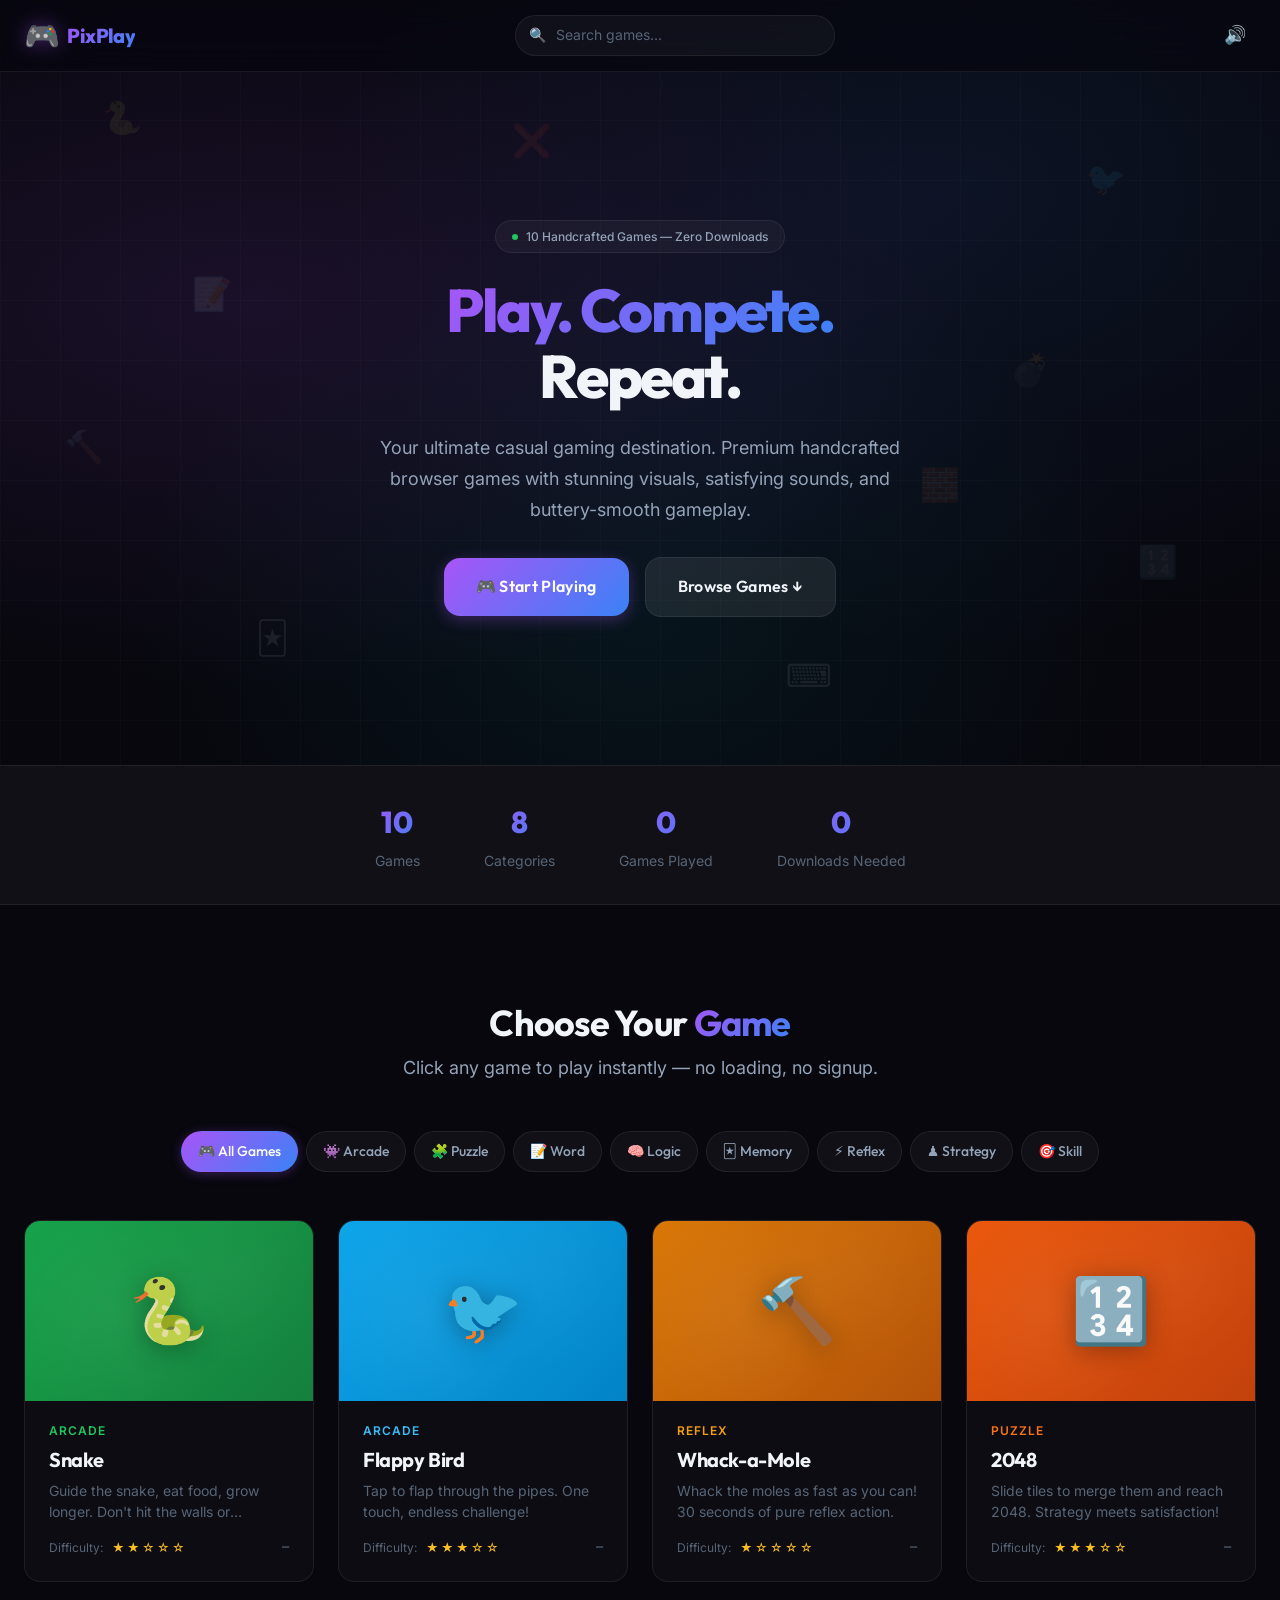
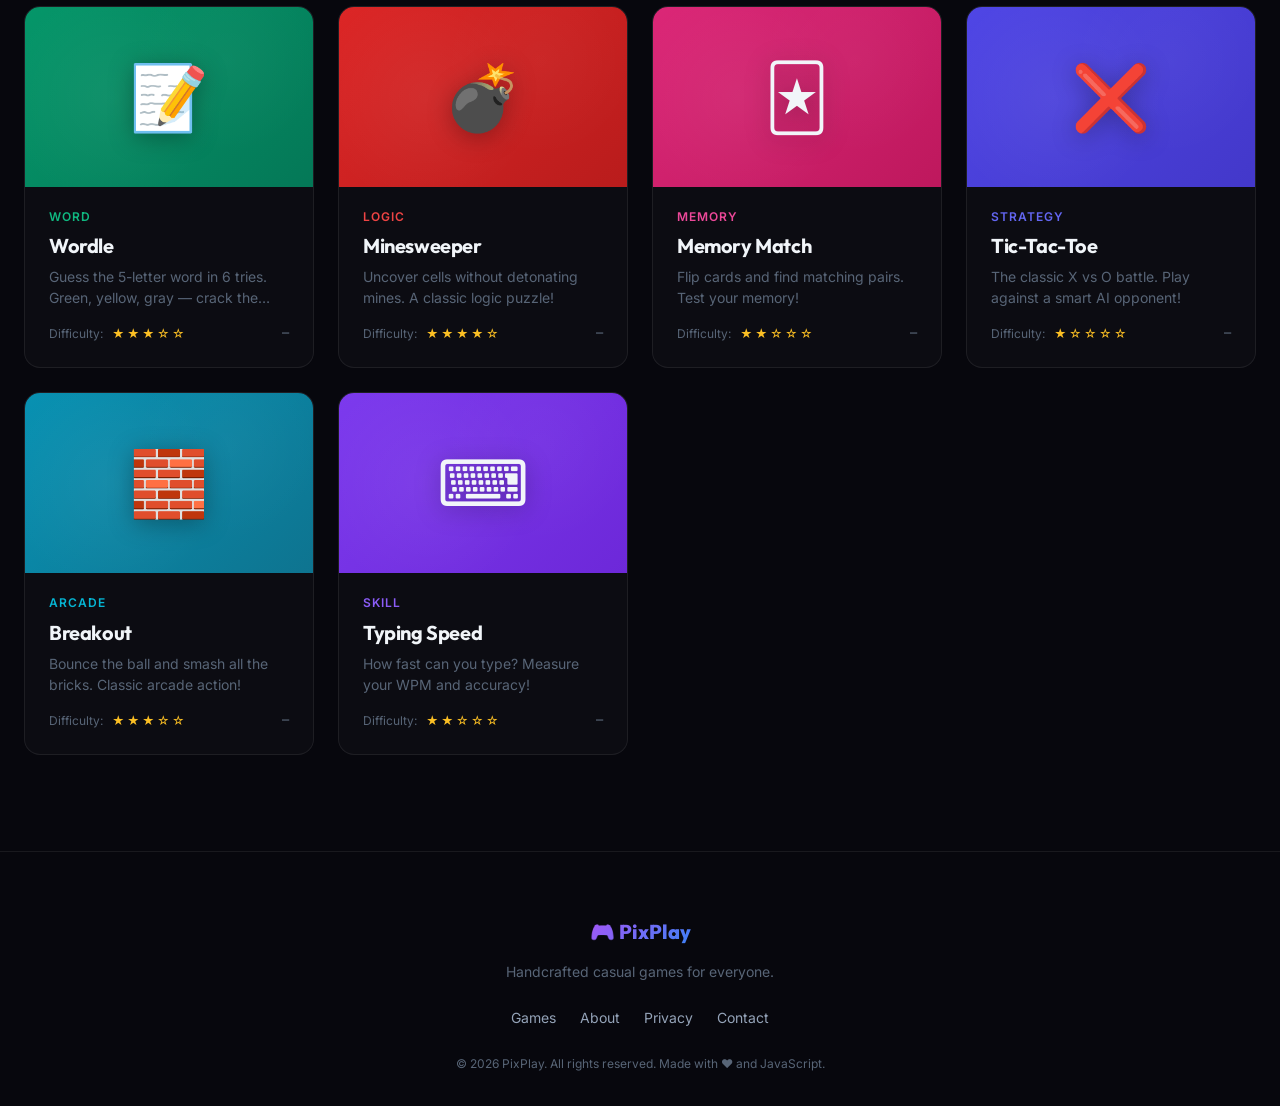
<file: index.html>
<!DOCTYPE html>
<html lang="en">

<head>
  <meta charset="UTF-8">
  <meta name="viewport" content="width=device-width, initial-scale=1.0">
  <meta name="description"
    content="PixPlay — Your ultimate casual gaming destination. Play 10+ handcrafted browser games instantly. Snake, 2048, Wordle, Flappy Bird, Minesweeper and more. No downloads required!">
  <meta name="keywords"
    content="browser games, casual games, online games, free games, snake, 2048, wordle, flappy bird, minesweeper, tic tac toe, breakout, typing test, memory game, web games, html5 games, pixplay">
  <meta name="author" content="PixPlay">
  <meta name="robots" content="index, follow">
  <meta name="theme-color" content="#07070d">

  <!-- Open Graph -->
  <meta property="og:title" content="PixPlay — Premium Casual Web Games">
  <meta property="og:description"
    content="Play 10+ handcrafted browser games instantly. No downloads, just pure gaming fun.">
  <meta property="og:type" content="website">
  <meta property="og:url" content="https://ojas-denge.github.io/PixPlay">
  <meta property="og:site_name" content="PixPlay">

  <!-- Twitter Card -->
  <meta name="twitter:card" content="summary_large_image">
  <meta name="twitter:title" content="PixPlay — Premium Casual Web Games">
  <meta name="twitter:description" content="Play 10+ handcrafted browser games instantly. No downloads required.">

  <title>PixPlay — Play Free Casual Browser Games | Snake, 2048, Wordle & More</title>

  <!-- Favicon -->
  <link rel="icon" type="image/svg+xml" href="assets/icon.svg">

  <!-- Google Fonts -->
  <link rel="preconnect" href="https://fonts.googleapis.com">
  <link rel="preconnect" href="https://fonts.gstatic.com" crossorigin>
  <link
    href="https://fonts.googleapis.com/css2?family=Inter:wght@400;500;600;700&family=JetBrains+Mono:wght@500;700&family=Outfit:wght@500;600;700;800&display=swap"
    rel="stylesheet">

  <!-- Styles -->
  <link rel="stylesheet" href="assets/css/index.css">
  <link rel="stylesheet" href="assets/css/portal.css">
  <link rel="stylesheet" href="assets/css/game.css">
  <link rel="manifest" href="manifest.json">
  <meta name="mobile-web-app-capable" content="yes">
  <meta name="apple-mobile-web-app-capable" content="yes">
  <meta name="apple-mobile-web-app-status-bar-style" content="black">
  <meta name="apple-mobile-web-app-title" content="PixPlay">
</head>

<body>
  <!-- ==================== NAVBAR ==================== -->
  <nav class="navbar" id="navbar" role="navigation" aria-label="Main navigation">
    <div class="navbar__inner">
      <a href="index.html" class="navbar__logo" aria-label="PixPlay Home">
        <span class="navbar__logo-icon">🎮</span>
        <span class="navbar__logo-text">PixPlay</span>
      </a>

      <div class="navbar__search">
        <span class="navbar__search-icon">🔍</span>
        <input type="search" id="search-input" class="navbar__search-input" placeholder="Search games..."
          autocomplete="off" aria-label="Search games">
      </div>

      <div class="navbar__actions">
        <button id="nav-sound-btn" class="btn btn--icon btn--ghost" title="Toggle Sound"
          aria-label="Toggle sound effects">🔊</button>
      </div>
    </div>
  </nav>

  <!-- ==================== HERO ==================== -->
  <section class="hero" id="hero" aria-labelledby="hero-title">
    <!-- Floating background icons -->
    <div class="hero__floaters" aria-hidden="true">
      <span class="hero__float-icon">🐍</span>
      <span class="hero__float-icon">🐦</span>
      <span class="hero__float-icon">🔨</span>
      <span class="hero__float-icon">🔢</span>
      <span class="hero__float-icon">📝</span>
      <span class="hero__float-icon">💣</span>
      <span class="hero__float-icon">🃏</span>
      <span class="hero__float-icon">❌</span>
      <span class="hero__float-icon">🧱</span>
      <span class="hero__float-icon">⌨️</span>
    </div>

    <div class="hero__content">
      <div class="hero__badge">
        <span class="hero__badge-dot"></span>
        10 Handcrafted Games — Zero Downloads
      </div>

      <h1 id="hero-title" class="hero__title">
        <span class="text-gradient">Play. Compete.</span><br>Repeat.
      </h1>

      <p class="hero__subtitle">
        Your ultimate casual gaming destination. Premium handcrafted browser games with stunning visuals, satisfying
        sounds, and buttery-smooth gameplay.
      </p>

      <div class="hero__actions">
        <a href="#games-section" id="hero-cta" class="btn btn--primary btn--lg">
          🎮 Start Playing
        </a>
        <a href="#games-section" class="btn btn--secondary btn--lg">
          Browse Games ↓
        </a>
      </div>
    </div>
  </section>

  <!-- ==================== STATS BAR ==================== -->
  <div class="stats-bar" aria-label="Portal statistics">
    <div class="stats-bar__inner container">
      <div class="stats-bar__item">
        <div class="stats-bar__value">10</div>
        <div class="stats-bar__label">Games</div>
      </div>
      <div class="stats-bar__item">
        <div class="stats-bar__value">8</div>
        <div class="stats-bar__label">Categories</div>
      </div>
      <div class="stats-bar__item">
        <div class="stats-bar__value" id="stat-games-played">0</div>
        <div class="stats-bar__label">Games Played</div>
      </div>
      <div class="stats-bar__item">
        <div class="stats-bar__value">0</div>
        <div class="stats-bar__label">Downloads Needed</div>
      </div>
    </div>
  </div>

  <!-- ==================== GAMES SECTION ==================== -->
  <section class="games-section" id="games-section" aria-labelledby="games-title">
    <div class="container">
      <div class="games-section__header">
        <h2 id="games-title" class="games-section__title">Choose Your <span class="text-gradient">Game</span></h2>
        <p class="games-section__subtitle">Click any game to play instantly — no loading, no signup.</p>
      </div>

      <!-- Category Filters -->
      <div class="category-filters" id="category-filters" role="group" aria-label="Game category filters"></div>

      <!-- Game Grid (populated by JS) -->
      <div class="game-grid" id="game-grid" role="list" aria-label="Games list"></div>

      <!-- Ad Zone (future) -->
      <aside class="ad-zone" id="ad-zone-1" aria-label="Advertisement"></aside>
    </div>
  </section>

  <!-- Dedicated game pages handle the gameplay view -->

  <!-- ==================== GAME OVER MODAL ==================== -->
  <div class="modal-backdrop" id="modal-backdrop" aria-modal="true" role="dialog">
    <div class="modal">
      <div id="modal-icon" class="modal__icon">😵</div>
      <h2 id="modal-title" class="modal__title">Game Over!</h2>
      <div class="modal__scores">
        <div class="modal__score-item">
          <span class="modal__score-label">Score</span>
          <span id="modal-score" class="modal__score-value">0</span>
        </div>
        <div class="modal__score-item">
          <span class="modal__score-label">Best</span>
          <span id="modal-best" class="modal__score-value">0</span>
        </div>
      </div>
      <div id="modal-new-best" class="modal__new-best" hidden>🎉 New High Score!</div>
      <div class="modal__actions">
        <button id="modal-play-again" class="btn btn--primary btn--lg">▶ Play Again</button>
        <button id="modal-exit" class="btn btn--secondary">← Back to Games</button>
      </div>
    </div>
  </div>

  <!-- ==================== FOOTER ==================== -->
  <footer class="footer" role="contentinfo">
    <div class="container">
      <a href="index.html" class="footer__logo">
        <span class="text-gradient">🎮 PixPlay</span>
      </a>
      <p class="footer__tagline">Handcrafted casual games for everyone.</p>
      <nav class="footer__links" aria-label="Footer links">
        <a href="#games-section" class="footer__link">Games</a>
        <a href="#" class="footer__link">About</a>
        <a href="#" class="footer__link">Privacy</a>
        <a href="#" class="footer__link">Contact</a>
      </nav>
      <p class="footer__copy">&copy; 2026 PixPlay. All rights reserved. Made with ❤️ and JavaScript.</p>
    </div>
  </footer>

  <!-- ==================== SCRIPTS ==================== -->
  <script src="assets/js/storage.js" defer></script>
  <script src="assets/js/audio.js" defer></script>
  <script src="assets/js/app.js" defer></script>
</body>

</html>
</file>
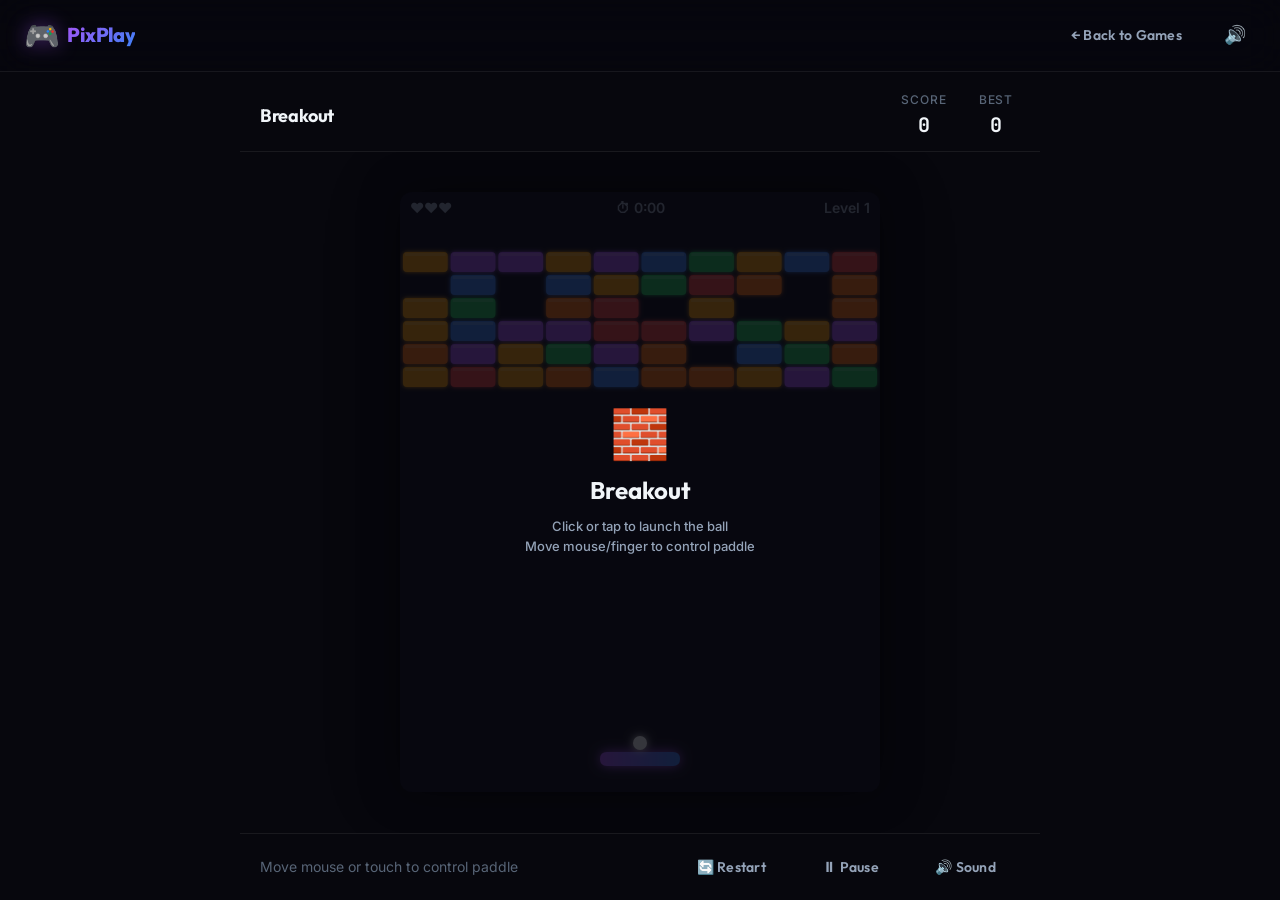
<file: games/breakout.html>
<!DOCTYPE html>
<html lang="en">
<head>
  <meta charset="UTF-8">
  <meta name="viewport" content="width=device-width, initial-scale=1.0">
  <meta name="description" content="Bounce the ball and smash all the bricks. Classic arcade action!">
  <title>Play Breakout — PixPlay</title>
  <link rel="icon" type="image/svg+xml" href="../assets/icon.svg">
  <link rel="preconnect" href="https://fonts.googleapis.com">
  <link rel="preconnect" href="https://fonts.gstatic.com" crossorigin>
  <link href="https://fonts.googleapis.com/css2?family=Inter:wght@400;500;600;700&family=JetBrains+Mono:wght@500;700&family=Outfit:wght@500;600;700;800&display=swap" rel="stylesheet">
  <link rel="stylesheet" href="../assets/css/index.css">
  <link rel="stylesheet" href="../assets/css/portal.css">
  <link rel="stylesheet" href="../assets/css/game.css">
  <style>
    body { background: #07070d; color: #f1f5f9; overflow-x: hidden; }
    .dedicated-game-page { padding-top: 80px; min-height: 100vh; display: flex; flex-direction: column; }
    .game-overlay__header, .game-overlay__footer { background: transparent; padding: 10px 20px; }
    .game-overlay__body { flex: 1; display: flex; align-items: center; justify-content: center; }
  </style>

  <link rel="manifest" href="../manifest.json">
  <meta name="apple-mobile-web-app-capable" content="yes">
  <meta name="apple-mobile-web-app-status-bar-style" content="black">
  <meta name="apple-mobile-web-app-title" content="PixPlay">
</head>
<body data-game-id="breakout">
  <!-- NAVBAR -->
  <nav class="navbar" id="navbar">
    <div class="navbar__inner">
      <a href="../index.html" class="navbar__logo">
        <span class="navbar__logo-icon">🎮</span>
        <span class="navbar__logo-text">PixPlay</span>
      </a>
      <div class="navbar__actions">
        <a href="../index.html" class="btn btn--ghost" style="text-decoration:none;">← Back to Games</a>
        <button id="nav-sound-btn" class="btn btn--icon btn--ghost" title="Toggle Sound">🔊</button>
      </div>
    </div>
  </nav>

  <main class="dedicated-game-page">
    <div class="game-overlay__header" style="max-width: 800px; width: 100%; margin: 0 auto;">
      <div class="game-overlay__title-area">
        <h1 id="game-title" class="game-overlay__title">Breakout</h1>
      </div>
      <div class="game-overlay__scores">
        <div class="game-overlay__score-item">
          <span class="game-overlay__score-label">Score</span>
          <span id="game-score-value" class="game-overlay__score-value">0</span>
        </div>
        <div class="game-overlay__score-item">
          <span class="game-overlay__score-label">Best</span>
          <span id="game-best-value" class="game-overlay__score-value">0</span>
        </div>
      </div>
    </div>

    <div class="game-overlay__body" style="max-width: 800px; width: 100%; margin: 0 auto;">
      <div id="game-container" class="game-overlay__container"></div>
    </div>

    <div class="game-overlay__footer" style="max-width: 800px; width: 100%; margin: 0 auto; display: flex; justify-content: space-between;">
      <div id="game-controls-help" class="game-overlay__controls"></div>
      <div class="game-overlay__actions">
        <button id="game-restart-btn" class="btn btn--ghost">🔄 Restart</button>
        <button id="game-pause-btn" class="btn btn--ghost">⏸ Pause</button>
        <button id="game-sound-btn" class="btn btn--ghost">🔊 Sound</button>
      </div>
    </div>
  </main>

  <!-- GAME OVER MODAL -->
  <div class="modal-backdrop" id="modal-backdrop" aria-modal="true" role="dialog">
    <div class="modal">
      <div id="modal-icon" class="modal__icon">😵</div>
      <h2 id="modal-title" class="modal__title">Game Over!</h2>
      <div class="modal__scores">
        <div class="modal__score-item">
          <span class="modal__score-label">Score</span>
          <span id="modal-score" class="modal__score-value">0</span>
        </div>
        <div class="modal__score-item">
          <span class="modal__score-label">Best</span>
          <span id="modal-best" class="modal__score-value">0</span>
        </div>
      </div>
      <div id="modal-new-best" class="modal__new-best" hidden>🎉 New High Score!</div>
      <div class="modal__actions">
        <button id="modal-play-again" class="btn btn--primary btn--lg">▶ Play Again</button>
        <a href="../index.html" id="modal-exit" class="btn btn--secondary" style="text-decoration:none;">← Back to Games</a>
      </div>
    </div>
  </div>

  <script src="../assets/js/storage.js"></script>
  <script src="../assets/js/audio.js"></script>
  <script src="../assets/js/app.js"></script>
</body>
</html>
</file>
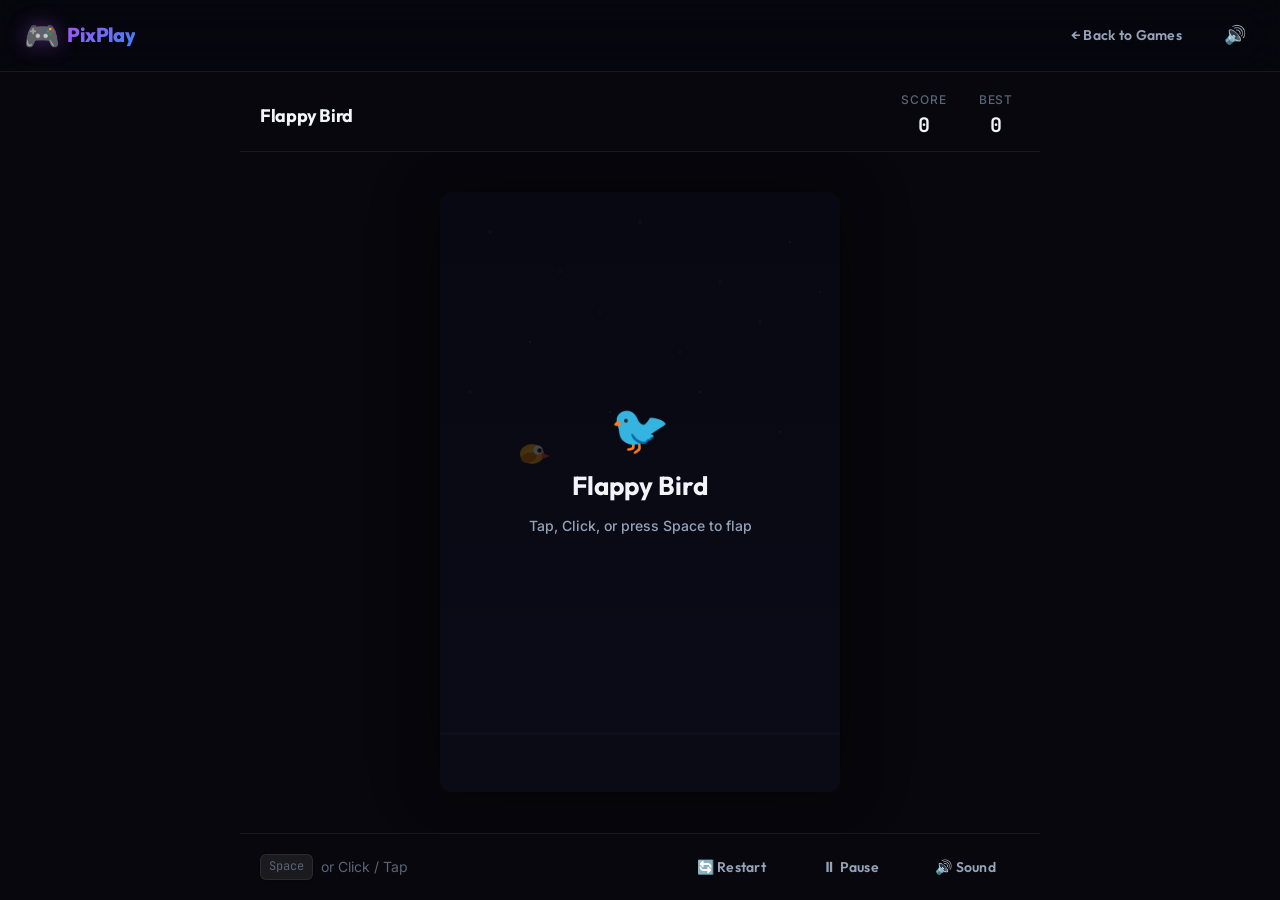
<file: games/flappy-bird.html>
<!DOCTYPE html>
<html lang="en">
<head>
  <meta charset="UTF-8">
  <meta name="viewport" content="width=device-width, initial-scale=1.0">
  <meta name="description" content="Tap to flap through the pipes. One touch, endless challenge!">
  <title>Play Flappy Bird — PixPlay</title>
  <link rel="icon" type="image/svg+xml" href="../assets/icon.svg">
  <link rel="preconnect" href="https://fonts.googleapis.com">
  <link rel="preconnect" href="https://fonts.gstatic.com" crossorigin>
  <link href="https://fonts.googleapis.com/css2?family=Inter:wght@400;500;600;700&family=JetBrains+Mono:wght@500;700&family=Outfit:wght@500;600;700;800&display=swap" rel="stylesheet">
  <link rel="stylesheet" href="../assets/css/index.css">
  <link rel="stylesheet" href="../assets/css/portal.css">
  <link rel="stylesheet" href="../assets/css/game.css">
  <style>
    body { background: #07070d; color: #f1f5f9; overflow-x: hidden; }
    .dedicated-game-page { padding-top: 80px; min-height: 100vh; display: flex; flex-direction: column; }
    .game-overlay__header, .game-overlay__footer { background: transparent; padding: 10px 20px; }
    .game-overlay__body { flex: 1; display: flex; align-items: center; justify-content: center; }
  </style>

  <link rel="manifest" href="../manifest.json">
  <meta name="apple-mobile-web-app-capable" content="yes">
  <meta name="apple-mobile-web-app-status-bar-style" content="black">
  <meta name="apple-mobile-web-app-title" content="PixPlay">
</head>
<body data-game-id="flappy-bird">
  <!-- NAVBAR -->
  <nav class="navbar" id="navbar">
    <div class="navbar__inner">
      <a href="../index.html" class="navbar__logo">
        <span class="navbar__logo-icon">🎮</span>
        <span class="navbar__logo-text">PixPlay</span>
      </a>
      <div class="navbar__actions">
        <a href="../index.html" class="btn btn--ghost" style="text-decoration:none;">← Back to Games</a>
        <button id="nav-sound-btn" class="btn btn--icon btn--ghost" title="Toggle Sound">🔊</button>
      </div>
    </div>
  </nav>

  <main class="dedicated-game-page">
    <div class="game-overlay__header" style="max-width: 800px; width: 100%; margin: 0 auto;">
      <div class="game-overlay__title-area">
        <h1 id="game-title" class="game-overlay__title">Flappy Bird</h1>
      </div>
      <div class="game-overlay__scores">
        <div class="game-overlay__score-item">
          <span class="game-overlay__score-label">Score</span>
          <span id="game-score-value" class="game-overlay__score-value">0</span>
        </div>
        <div class="game-overlay__score-item">
          <span class="game-overlay__score-label">Best</span>
          <span id="game-best-value" class="game-overlay__score-value">0</span>
        </div>
      </div>
    </div>

    <div class="game-overlay__body" style="max-width: 800px; width: 100%; margin: 0 auto;">
      <div id="game-container" class="game-overlay__container"></div>
    </div>

    <div class="game-overlay__footer" style="max-width: 800px; width: 100%; margin: 0 auto; display: flex; justify-content: space-between;">
      <div id="game-controls-help" class="game-overlay__controls"></div>
      <div class="game-overlay__actions">
        <button id="game-restart-btn" class="btn btn--ghost">🔄 Restart</button>
        <button id="game-pause-btn" class="btn btn--ghost">⏸ Pause</button>
        <button id="game-sound-btn" class="btn btn--ghost">🔊 Sound</button>
      </div>
    </div>
  </main>

  <!-- GAME OVER MODAL -->
  <div class="modal-backdrop" id="modal-backdrop" aria-modal="true" role="dialog">
    <div class="modal">
      <div id="modal-icon" class="modal__icon">😵</div>
      <h2 id="modal-title" class="modal__title">Game Over!</h2>
      <div class="modal__scores">
        <div class="modal__score-item">
          <span class="modal__score-label">Score</span>
          <span id="modal-score" class="modal__score-value">0</span>
        </div>
        <div class="modal__score-item">
          <span class="modal__score-label">Best</span>
          <span id="modal-best" class="modal__score-value">0</span>
        </div>
      </div>
      <div id="modal-new-best" class="modal__new-best" hidden>🎉 New High Score!</div>
      <div class="modal__actions">
        <button id="modal-play-again" class="btn btn--primary btn--lg">▶ Play Again</button>
        <a href="../index.html" id="modal-exit" class="btn btn--secondary" style="text-decoration:none;">← Back to Games</a>
      </div>
    </div>
  </div>

  <script src="../assets/js/storage.js"></script>
  <script src="../assets/js/audio.js"></script>
  <script src="../assets/js/app.js"></script>
</body>
</html>
</file>
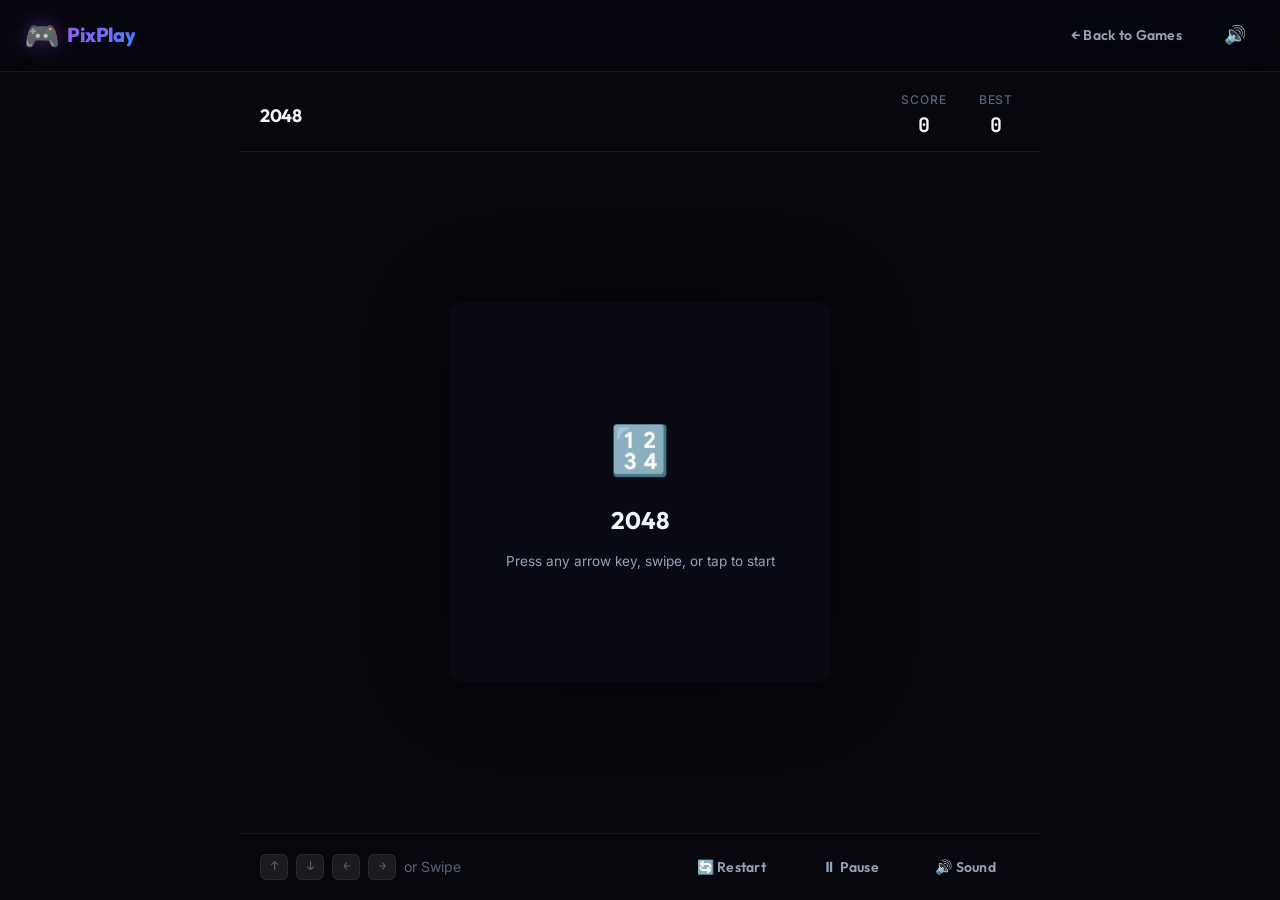
<file: games/game-2048.html>
<!DOCTYPE html>
<html lang="en">
<head>
  <meta charset="UTF-8">
  <meta name="viewport" content="width=device-width, initial-scale=1.0">
  <meta name="description" content="Slide tiles to merge them and reach 2048. Strategy meets satisfaction!">
  <title>Play 2048 — PixPlay</title>
  <link rel="icon" type="image/svg+xml" href="../assets/icon.svg">
  <link rel="preconnect" href="https://fonts.googleapis.com">
  <link rel="preconnect" href="https://fonts.gstatic.com" crossorigin>
  <link href="https://fonts.googleapis.com/css2?family=Inter:wght@400;500;600;700&family=JetBrains+Mono:wght@500;700&family=Outfit:wght@500;600;700;800&display=swap" rel="stylesheet">
  <link rel="stylesheet" href="../assets/css/index.css">
  <link rel="stylesheet" href="../assets/css/portal.css">
  <link rel="stylesheet" href="../assets/css/game.css">
  <style>
    body { background: #07070d; color: #f1f5f9; overflow-x: hidden; }
    .dedicated-game-page { padding-top: 80px; min-height: 100vh; display: flex; flex-direction: column; }
    .game-overlay__header, .game-overlay__footer { background: transparent; padding: 10px 20px; }
    .game-overlay__body { flex: 1; display: flex; align-items: center; justify-content: center; }
  </style>

  <link rel="manifest" href="../manifest.json">
  <meta name="apple-mobile-web-app-capable" content="yes">
  <meta name="apple-mobile-web-app-status-bar-style" content="black">
  <meta name="apple-mobile-web-app-title" content="PixPlay">
</head>
<body data-game-id="game-2048">
  <!-- NAVBAR -->
  <nav class="navbar" id="navbar">
    <div class="navbar__inner">
      <a href="../index.html" class="navbar__logo">
        <span class="navbar__logo-icon">🎮</span>
        <span class="navbar__logo-text">PixPlay</span>
      </a>
      <div class="navbar__actions">
        <a href="../index.html" class="btn btn--ghost" style="text-decoration:none;">← Back to Games</a>
        <button id="nav-sound-btn" class="btn btn--icon btn--ghost" title="Toggle Sound">🔊</button>
      </div>
    </div>
  </nav>

  <main class="dedicated-game-page">
    <div class="game-overlay__header" style="max-width: 800px; width: 100%; margin: 0 auto;">
      <div class="game-overlay__title-area">
        <h1 id="game-title" class="game-overlay__title">2048</h1>
      </div>
      <div class="game-overlay__scores">
        <div class="game-overlay__score-item">
          <span class="game-overlay__score-label">Score</span>
          <span id="game-score-value" class="game-overlay__score-value">0</span>
        </div>
        <div class="game-overlay__score-item">
          <span class="game-overlay__score-label">Best</span>
          <span id="game-best-value" class="game-overlay__score-value">0</span>
        </div>
      </div>
    </div>

    <div class="game-overlay__body" style="max-width: 800px; width: 100%; margin: 0 auto;">
      <div id="game-container" class="game-overlay__container"></div>
    </div>

    <div class="game-overlay__footer" style="max-width: 800px; width: 100%; margin: 0 auto; display: flex; justify-content: space-between;">
      <div id="game-controls-help" class="game-overlay__controls"></div>
      <div class="game-overlay__actions">
        <button id="game-restart-btn" class="btn btn--ghost">🔄 Restart</button>
        <button id="game-pause-btn" class="btn btn--ghost">⏸ Pause</button>
        <button id="game-sound-btn" class="btn btn--ghost">🔊 Sound</button>
      </div>
    </div>
  </main>

  <!-- GAME OVER MODAL -->
  <div class="modal-backdrop" id="modal-backdrop" aria-modal="true" role="dialog">
    <div class="modal">
      <div id="modal-icon" class="modal__icon">😵</div>
      <h2 id="modal-title" class="modal__title">Game Over!</h2>
      <div class="modal__scores">
        <div class="modal__score-item">
          <span class="modal__score-label">Score</span>
          <span id="modal-score" class="modal__score-value">0</span>
        </div>
        <div class="modal__score-item">
          <span class="modal__score-label">Best</span>
          <span id="modal-best" class="modal__score-value">0</span>
        </div>
      </div>
      <div id="modal-new-best" class="modal__new-best" hidden>🎉 New High Score!</div>
      <div class="modal__actions">
        <button id="modal-play-again" class="btn btn--primary btn--lg">▶ Play Again</button>
        <a href="../index.html" id="modal-exit" class="btn btn--secondary" style="text-decoration:none;">← Back to Games</a>
      </div>
    </div>
  </div>

  <script src="../assets/js/storage.js"></script>
  <script src="../assets/js/audio.js"></script>
  <script src="../assets/js/app.js"></script>
</body>
</html>
</file>
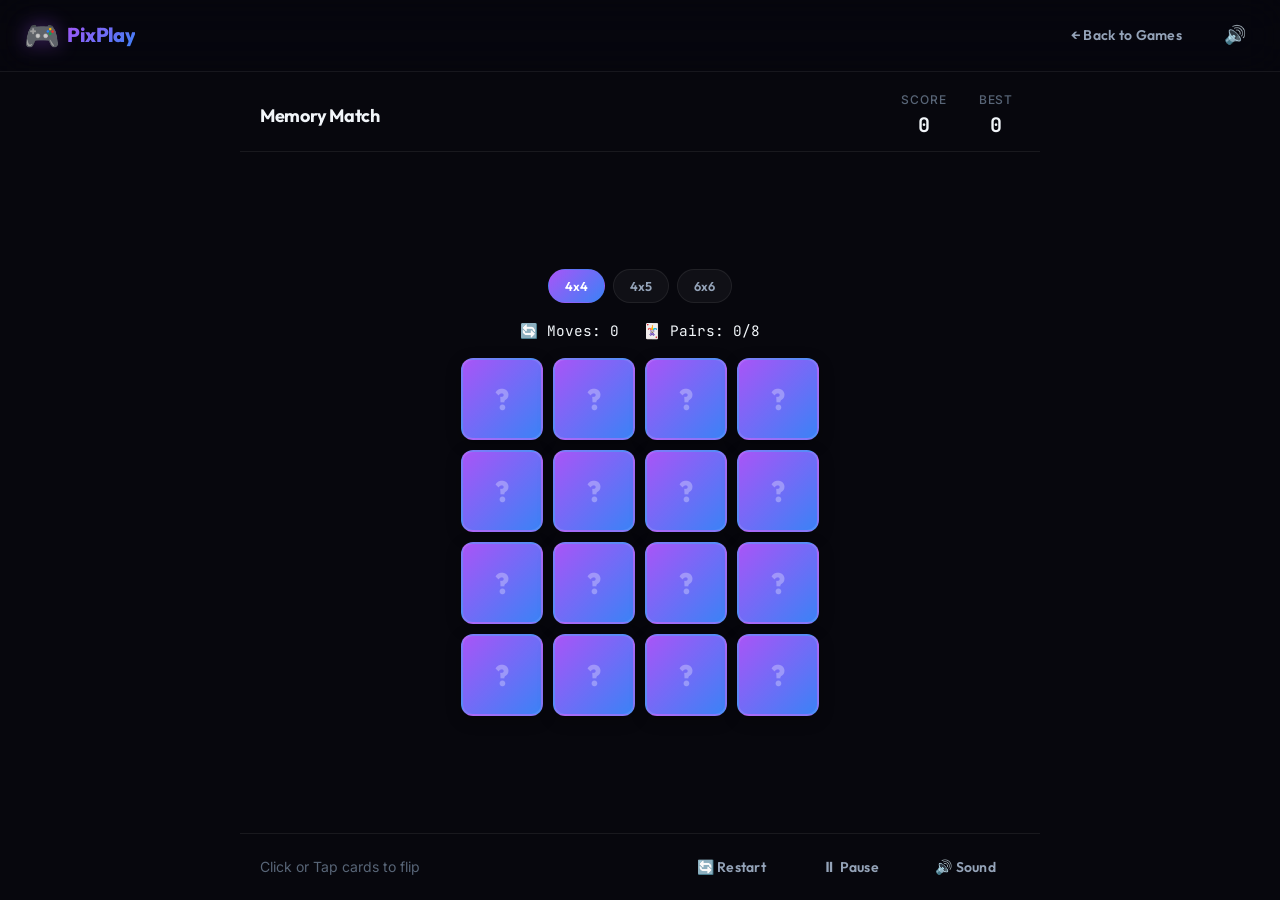
<file: games/memory-match.html>
<!DOCTYPE html>
<html lang="en">
<head>
  <meta charset="UTF-8">
  <meta name="viewport" content="width=device-width, initial-scale=1.0">
  <meta name="description" content="Flip cards and find matching pairs. Test your memory!">
  <title>Play Memory Match — PixPlay</title>
  <link rel="icon" type="image/svg+xml" href="../assets/icon.svg">
  <link rel="preconnect" href="https://fonts.googleapis.com">
  <link rel="preconnect" href="https://fonts.gstatic.com" crossorigin>
  <link href="https://fonts.googleapis.com/css2?family=Inter:wght@400;500;600;700&family=JetBrains+Mono:wght@500;700&family=Outfit:wght@500;600;700;800&display=swap" rel="stylesheet">
  <link rel="stylesheet" href="../assets/css/index.css">
  <link rel="stylesheet" href="../assets/css/portal.css">
  <link rel="stylesheet" href="../assets/css/game.css">
  <style>
    body { background: #07070d; color: #f1f5f9; overflow-x: hidden; }
    .dedicated-game-page { padding-top: 80px; min-height: 100vh; display: flex; flex-direction: column; }
    .game-overlay__header, .game-overlay__footer { background: transparent; padding: 10px 20px; }
    .game-overlay__body { flex: 1; display: flex; align-items: center; justify-content: center; }
  </style>

  <link rel="manifest" href="../manifest.json">
  <meta name="apple-mobile-web-app-capable" content="yes">
  <meta name="apple-mobile-web-app-status-bar-style" content="black">
  <meta name="apple-mobile-web-app-title" content="PixPlay">
</head>
<body data-game-id="memory-match">
  <!-- NAVBAR -->
  <nav class="navbar" id="navbar">
    <div class="navbar__inner">
      <a href="../index.html" class="navbar__logo">
        <span class="navbar__logo-icon">🎮</span>
        <span class="navbar__logo-text">PixPlay</span>
      </a>
      <div class="navbar__actions">
        <a href="../index.html" class="btn btn--ghost" style="text-decoration:none;">← Back to Games</a>
        <button id="nav-sound-btn" class="btn btn--icon btn--ghost" title="Toggle Sound">🔊</button>
      </div>
    </div>
  </nav>

  <main class="dedicated-game-page">
    <div class="game-overlay__header" style="max-width: 800px; width: 100%; margin: 0 auto;">
      <div class="game-overlay__title-area">
        <h1 id="game-title" class="game-overlay__title">Memory Match</h1>
      </div>
      <div class="game-overlay__scores">
        <div class="game-overlay__score-item">
          <span class="game-overlay__score-label">Score</span>
          <span id="game-score-value" class="game-overlay__score-value">0</span>
        </div>
        <div class="game-overlay__score-item">
          <span class="game-overlay__score-label">Best</span>
          <span id="game-best-value" class="game-overlay__score-value">0</span>
        </div>
      </div>
    </div>

    <div class="game-overlay__body" style="max-width: 800px; width: 100%; margin: 0 auto;">
      <div id="game-container" class="game-overlay__container"></div>
    </div>

    <div class="game-overlay__footer" style="max-width: 800px; width: 100%; margin: 0 auto; display: flex; justify-content: space-between;">
      <div id="game-controls-help" class="game-overlay__controls"></div>
      <div class="game-overlay__actions">
        <button id="game-restart-btn" class="btn btn--ghost">🔄 Restart</button>
        <button id="game-pause-btn" class="btn btn--ghost">⏸ Pause</button>
        <button id="game-sound-btn" class="btn btn--ghost">🔊 Sound</button>
      </div>
    </div>
  </main>

  <!-- GAME OVER MODAL -->
  <div class="modal-backdrop" id="modal-backdrop" aria-modal="true" role="dialog">
    <div class="modal">
      <div id="modal-icon" class="modal__icon">😵</div>
      <h2 id="modal-title" class="modal__title">Game Over!</h2>
      <div class="modal__scores">
        <div class="modal__score-item">
          <span class="modal__score-label">Score</span>
          <span id="modal-score" class="modal__score-value">0</span>
        </div>
        <div class="modal__score-item">
          <span class="modal__score-label">Best</span>
          <span id="modal-best" class="modal__score-value">0</span>
        </div>
      </div>
      <div id="modal-new-best" class="modal__new-best" hidden>🎉 New High Score!</div>
      <div class="modal__actions">
        <button id="modal-play-again" class="btn btn--primary btn--lg">▶ Play Again</button>
        <a href="../index.html" id="modal-exit" class="btn btn--secondary" style="text-decoration:none;">← Back to Games</a>
      </div>
    </div>
  </div>

  <script src="../assets/js/storage.js"></script>
  <script src="../assets/js/audio.js"></script>
  <script src="../assets/js/app.js"></script>
</body>
</html>
</file>
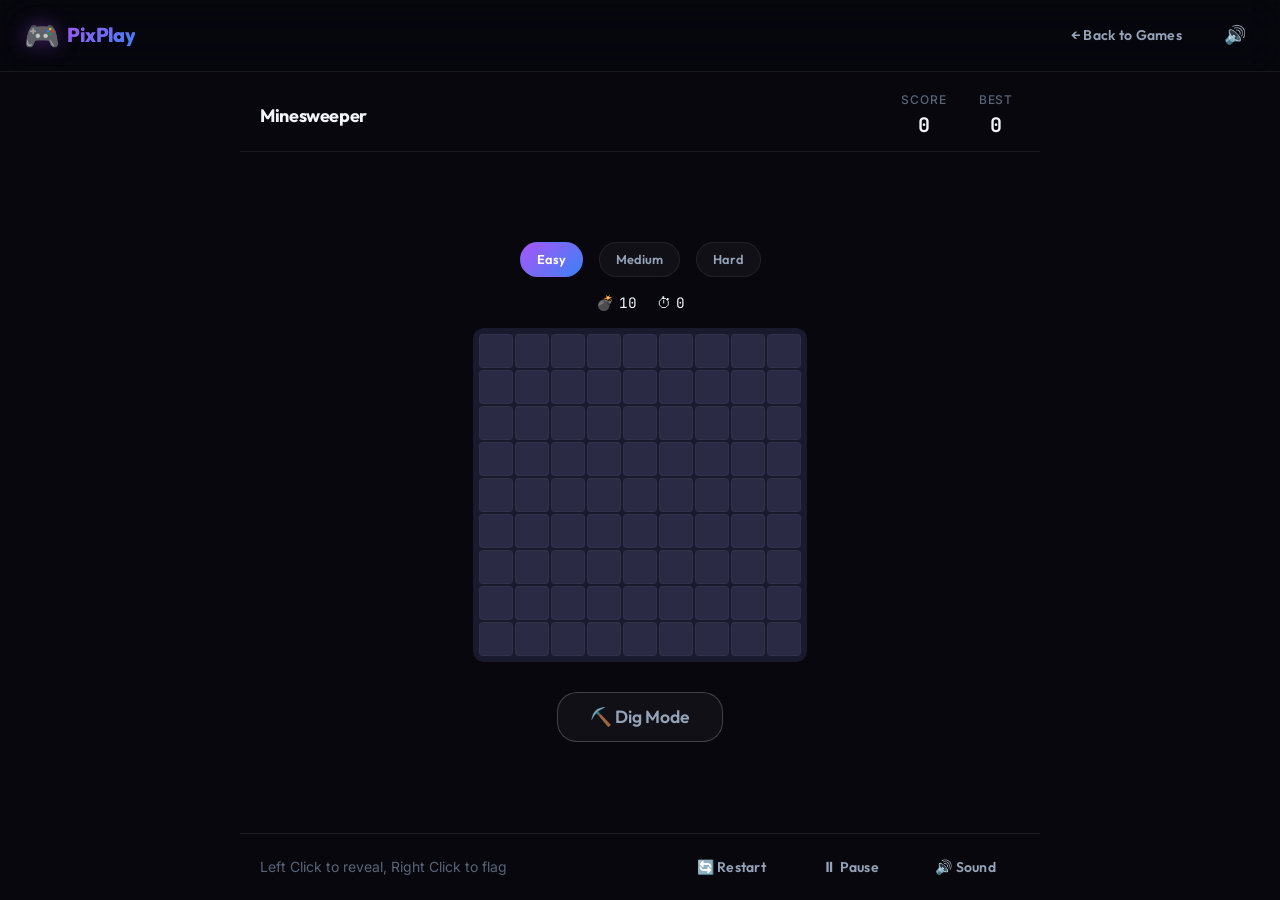
<file: games/minesweeper.html>
<!DOCTYPE html>
<html lang="en">
<head>
  <meta charset="UTF-8">
  <meta name="viewport" content="width=device-width, initial-scale=1.0">
  <meta name="description" content="Uncover cells without detonating mines. A classic logic puzzle!">
  <title>Play Minesweeper — PixPlay</title>
  <link rel="icon" type="image/svg+xml" href="../assets/icon.svg">
  <link rel="preconnect" href="https://fonts.googleapis.com">
  <link rel="preconnect" href="https://fonts.gstatic.com" crossorigin>
  <link href="https://fonts.googleapis.com/css2?family=Inter:wght@400;500;600;700&family=JetBrains+Mono:wght@500;700&family=Outfit:wght@500;600;700;800&display=swap" rel="stylesheet">
  <link rel="stylesheet" href="../assets/css/index.css">
  <link rel="stylesheet" href="../assets/css/portal.css">
  <link rel="stylesheet" href="../assets/css/game.css">
  <style>
    body { background: #07070d; color: #f1f5f9; overflow-x: hidden; }
    .dedicated-game-page { padding-top: 80px; min-height: 100vh; display: flex; flex-direction: column; }
    .game-overlay__header, .game-overlay__footer { background: transparent; padding: 10px 20px; }
    .game-overlay__body { flex: 1; display: flex; align-items: center; justify-content: center; }
  </style>

  <link rel="manifest" href="../manifest.json">
  <meta name="apple-mobile-web-app-capable" content="yes">
  <meta name="apple-mobile-web-app-status-bar-style" content="black">
  <meta name="apple-mobile-web-app-title" content="PixPlay">
</head>
<body data-game-id="minesweeper">
  <!-- NAVBAR -->
  <nav class="navbar" id="navbar">
    <div class="navbar__inner">
      <a href="../index.html" class="navbar__logo">
        <span class="navbar__logo-icon">🎮</span>
        <span class="navbar__logo-text">PixPlay</span>
      </a>
      <div class="navbar__actions">
        <a href="../index.html" class="btn btn--ghost" style="text-decoration:none;">← Back to Games</a>
        <button id="nav-sound-btn" class="btn btn--icon btn--ghost" title="Toggle Sound">🔊</button>
      </div>
    </div>
  </nav>

  <main class="dedicated-game-page">
    <div class="game-overlay__header" style="max-width: 800px; width: 100%; margin: 0 auto;">
      <div class="game-overlay__title-area">
        <h1 id="game-title" class="game-overlay__title">Minesweeper</h1>
      </div>
      <div class="game-overlay__scores">
        <div class="game-overlay__score-item">
          <span class="game-overlay__score-label">Score</span>
          <span id="game-score-value" class="game-overlay__score-value">0</span>
        </div>
        <div class="game-overlay__score-item">
          <span class="game-overlay__score-label">Best</span>
          <span id="game-best-value" class="game-overlay__score-value">0</span>
        </div>
      </div>
    </div>

    <div class="game-overlay__body" style="max-width: 800px; width: 100%; margin: 0 auto;">
      <div id="game-container" class="game-overlay__container"></div>
    </div>

    <div class="game-overlay__footer" style="max-width: 800px; width: 100%; margin: 0 auto; display: flex; justify-content: space-between;">
      <div id="game-controls-help" class="game-overlay__controls"></div>
      <div class="game-overlay__actions">
        <button id="game-restart-btn" class="btn btn--ghost">🔄 Restart</button>
        <button id="game-pause-btn" class="btn btn--ghost">⏸ Pause</button>
        <button id="game-sound-btn" class="btn btn--ghost">🔊 Sound</button>
      </div>
    </div>
  </main>

  <!-- GAME OVER MODAL -->
  <div class="modal-backdrop" id="modal-backdrop" aria-modal="true" role="dialog">
    <div class="modal">
      <div id="modal-icon" class="modal__icon">😵</div>
      <h2 id="modal-title" class="modal__title">Game Over!</h2>
      <div class="modal__scores">
        <div class="modal__score-item">
          <span class="modal__score-label">Score</span>
          <span id="modal-score" class="modal__score-value">0</span>
        </div>
        <div class="modal__score-item">
          <span class="modal__score-label">Best</span>
          <span id="modal-best" class="modal__score-value">0</span>
        </div>
      </div>
      <div id="modal-new-best" class="modal__new-best" hidden>🎉 New High Score!</div>
      <div class="modal__actions">
        <button id="modal-play-again" class="btn btn--primary btn--lg">▶ Play Again</button>
        <a href="../index.html" id="modal-exit" class="btn btn--secondary" style="text-decoration:none;">← Back to Games</a>
      </div>
    </div>
  </div>

  <script src="../assets/js/storage.js"></script>
  <script src="../assets/js/audio.js"></script>
  <script src="../assets/js/app.js"></script>
</body>
</html>
</file>
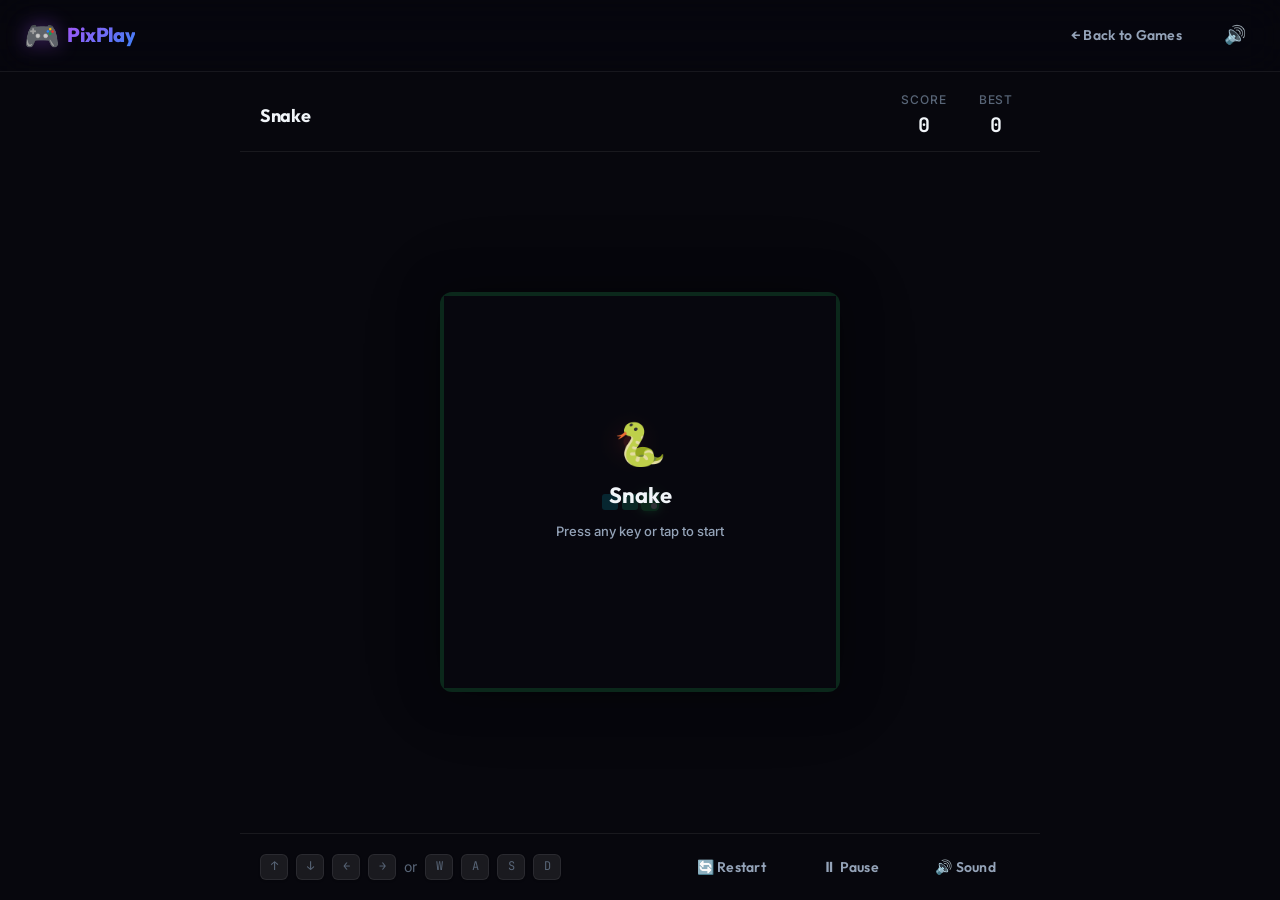
<file: games/snake.html>
<!DOCTYPE html>
<html lang="en">
<head>
  <meta charset="UTF-8">
  <meta name="viewport" content="width=device-width, initial-scale=1.0">
  <meta name="description" content="Guide the snake, eat food, grow longer. Don't hit the walls or yourself!">
  <title>Play Snake — PixPlay</title>
  <link rel="icon" type="image/svg+xml" href="../assets/icon.svg">
  <link rel="preconnect" href="https://fonts.googleapis.com">
  <link rel="preconnect" href="https://fonts.gstatic.com" crossorigin>
  <link href="https://fonts.googleapis.com/css2?family=Inter:wght@400;500;600;700&family=JetBrains+Mono:wght@500;700&family=Outfit:wght@500;600;700;800&display=swap" rel="stylesheet">
  <link rel="stylesheet" href="../assets/css/index.css">
  <link rel="stylesheet" href="../assets/css/portal.css">
  <link rel="stylesheet" href="../assets/css/game.css">
  <style>
    body { background: #07070d; color: #f1f5f9; overflow-x: hidden; }
    .dedicated-game-page { padding-top: 80px; min-height: 100vh; display: flex; flex-direction: column; }
    .game-overlay__header, .game-overlay__footer { background: transparent; padding: 10px 20px; }
    .game-overlay__body { flex: 1; display: flex; align-items: center; justify-content: center; }
  </style>

  <link rel="manifest" href="../manifest.json">
  <meta name="apple-mobile-web-app-capable" content="yes">
  <meta name="apple-mobile-web-app-status-bar-style" content="black">
  <meta name="apple-mobile-web-app-title" content="PixPlay">
</head>
<body data-game-id="snake">
  <!-- NAVBAR -->
  <nav class="navbar" id="navbar">
    <div class="navbar__inner">
      <a href="../index.html" class="navbar__logo">
        <span class="navbar__logo-icon">🎮</span>
        <span class="navbar__logo-text">PixPlay</span>
      </a>
      <div class="navbar__actions">
        <a href="../index.html" class="btn btn--ghost" style="text-decoration:none;">← Back to Games</a>
        <button id="nav-sound-btn" class="btn btn--icon btn--ghost" title="Toggle Sound">🔊</button>
      </div>
    </div>
  </nav>

  <main class="dedicated-game-page">
    <div class="game-overlay__header" style="max-width: 800px; width: 100%; margin: 0 auto;">
      <div class="game-overlay__title-area">
        <h1 id="game-title" class="game-overlay__title">Snake</h1>
      </div>
      <div class="game-overlay__scores">
        <div class="game-overlay__score-item">
          <span class="game-overlay__score-label">Score</span>
          <span id="game-score-value" class="game-overlay__score-value">0</span>
        </div>
        <div class="game-overlay__score-item">
          <span class="game-overlay__score-label">Best</span>
          <span id="game-best-value" class="game-overlay__score-value">0</span>
        </div>
      </div>
    </div>

    <div class="game-overlay__body" style="max-width: 800px; width: 100%; margin: 0 auto;">
      <div id="game-container" class="game-overlay__container"></div>
    </div>

    <div class="game-overlay__footer" style="max-width: 800px; width: 100%; margin: 0 auto; display: flex; justify-content: space-between;">
      <div id="game-controls-help" class="game-overlay__controls"></div>
      <div class="game-overlay__actions">
        <button id="game-restart-btn" class="btn btn--ghost">🔄 Restart</button>
        <button id="game-pause-btn" class="btn btn--ghost">⏸ Pause</button>
        <button id="game-sound-btn" class="btn btn--ghost">🔊 Sound</button>
      </div>
    </div>
  </main>

  <!-- GAME OVER MODAL -->
  <div class="modal-backdrop" id="modal-backdrop" aria-modal="true" role="dialog">
    <div class="modal">
      <div id="modal-icon" class="modal__icon">😵</div>
      <h2 id="modal-title" class="modal__title">Game Over!</h2>
      <div class="modal__scores">
        <div class="modal__score-item">
          <span class="modal__score-label">Score</span>
          <span id="modal-score" class="modal__score-value">0</span>
        </div>
        <div class="modal__score-item">
          <span class="modal__score-label">Best</span>
          <span id="modal-best" class="modal__score-value">0</span>
        </div>
      </div>
      <div id="modal-new-best" class="modal__new-best" hidden>🎉 New High Score!</div>
      <div class="modal__actions">
        <button id="modal-play-again" class="btn btn--primary btn--lg">▶ Play Again</button>
        <a href="../index.html" id="modal-exit" class="btn btn--secondary" style="text-decoration:none;">← Back to Games</a>
      </div>
    </div>
  </div>

  <script src="../assets/js/storage.js"></script>
  <script src="../assets/js/audio.js"></script>
  <script src="../assets/js/app.js"></script>
</body>
</html>
</file>
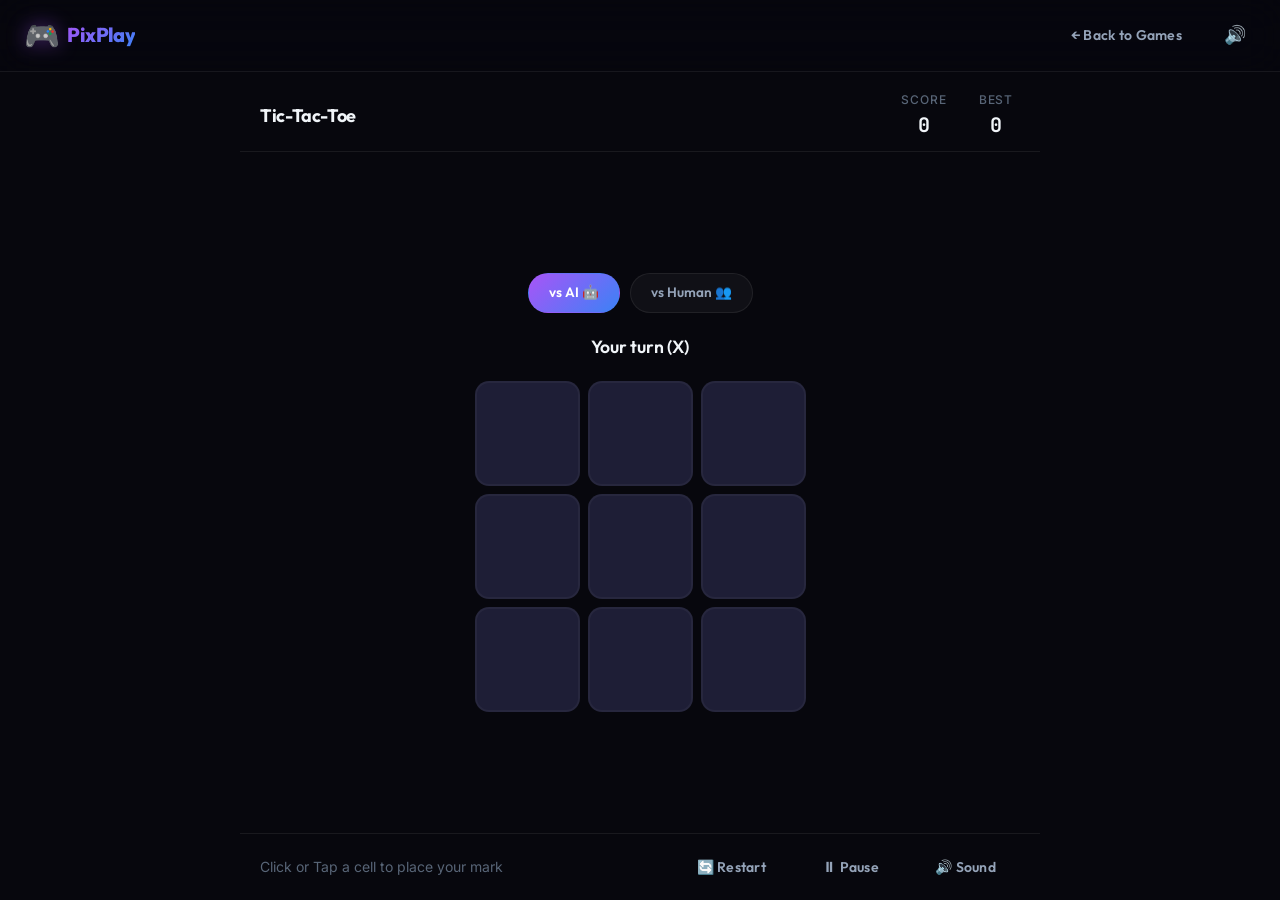
<file: games/tic-tac-toe.html>
<!DOCTYPE html>
<html lang="en">
<head>
  <meta charset="UTF-8">
  <meta name="viewport" content="width=device-width, initial-scale=1.0">
  <meta name="description" content="The classic X vs O battle. Play against a smart AI opponent!">
  <title>Play Tic-Tac-Toe — PixPlay</title>
  <link rel="icon" type="image/svg+xml" href="../assets/icon.svg">
  <link rel="preconnect" href="https://fonts.googleapis.com">
  <link rel="preconnect" href="https://fonts.gstatic.com" crossorigin>
  <link href="https://fonts.googleapis.com/css2?family=Inter:wght@400;500;600;700&family=JetBrains+Mono:wght@500;700&family=Outfit:wght@500;600;700;800&display=swap" rel="stylesheet">
  <link rel="stylesheet" href="../assets/css/index.css">
  <link rel="stylesheet" href="../assets/css/portal.css">
  <link rel="stylesheet" href="../assets/css/game.css">
  <style>
    body { background: #07070d; color: #f1f5f9; overflow-x: hidden; }
    .dedicated-game-page { padding-top: 80px; min-height: 100vh; display: flex; flex-direction: column; }
    .game-overlay__header, .game-overlay__footer { background: transparent; padding: 10px 20px; }
    .game-overlay__body { flex: 1; display: flex; align-items: center; justify-content: center; }
  </style>

  <link rel="manifest" href="../manifest.json">
  <meta name="apple-mobile-web-app-capable" content="yes">
  <meta name="apple-mobile-web-app-status-bar-style" content="black">
  <meta name="apple-mobile-web-app-title" content="PixPlay">
</head>
<body data-game-id="tic-tac-toe">
  <!-- NAVBAR -->
  <nav class="navbar" id="navbar">
    <div class="navbar__inner">
      <a href="../index.html" class="navbar__logo">
        <span class="navbar__logo-icon">🎮</span>
        <span class="navbar__logo-text">PixPlay</span>
      </a>
      <div class="navbar__actions">
        <a href="../index.html" class="btn btn--ghost" style="text-decoration:none;">← Back to Games</a>
        <button id="nav-sound-btn" class="btn btn--icon btn--ghost" title="Toggle Sound">🔊</button>
      </div>
    </div>
  </nav>

  <main class="dedicated-game-page">
    <div class="game-overlay__header" style="max-width: 800px; width: 100%; margin: 0 auto;">
      <div class="game-overlay__title-area">
        <h1 id="game-title" class="game-overlay__title">Tic-Tac-Toe</h1>
      </div>
      <div class="game-overlay__scores">
        <div class="game-overlay__score-item">
          <span class="game-overlay__score-label">Score</span>
          <span id="game-score-value" class="game-overlay__score-value">0</span>
        </div>
        <div class="game-overlay__score-item">
          <span class="game-overlay__score-label">Best</span>
          <span id="game-best-value" class="game-overlay__score-value">0</span>
        </div>
      </div>
    </div>

    <div class="game-overlay__body" style="max-width: 800px; width: 100%; margin: 0 auto;">
      <div id="game-container" class="game-overlay__container"></div>
    </div>

    <div class="game-overlay__footer" style="max-width: 800px; width: 100%; margin: 0 auto; display: flex; justify-content: space-between;">
      <div id="game-controls-help" class="game-overlay__controls"></div>
      <div class="game-overlay__actions">
        <button id="game-restart-btn" class="btn btn--ghost">🔄 Restart</button>
        <button id="game-pause-btn" class="btn btn--ghost">⏸ Pause</button>
        <button id="game-sound-btn" class="btn btn--ghost">🔊 Sound</button>
      </div>
    </div>
  </main>

  <!-- GAME OVER MODAL -->
  <div class="modal-backdrop" id="modal-backdrop" aria-modal="true" role="dialog">
    <div class="modal">
      <div id="modal-icon" class="modal__icon">😵</div>
      <h2 id="modal-title" class="modal__title">Game Over!</h2>
      <div class="modal__scores">
        <div class="modal__score-item">
          <span class="modal__score-label">Score</span>
          <span id="modal-score" class="modal__score-value">0</span>
        </div>
        <div class="modal__score-item">
          <span class="modal__score-label">Best</span>
          <span id="modal-best" class="modal__score-value">0</span>
        </div>
      </div>
      <div id="modal-new-best" class="modal__new-best" hidden>🎉 New High Score!</div>
      <div class="modal__actions">
        <button id="modal-play-again" class="btn btn--primary btn--lg">▶ Play Again</button>
        <a href="../index.html" id="modal-exit" class="btn btn--secondary" style="text-decoration:none;">← Back to Games</a>
      </div>
    </div>
  </div>

  <script src="../assets/js/storage.js"></script>
  <script src="../assets/js/audio.js"></script>
  <script src="../assets/js/app.js"></script>
</body>
</html>
</file>
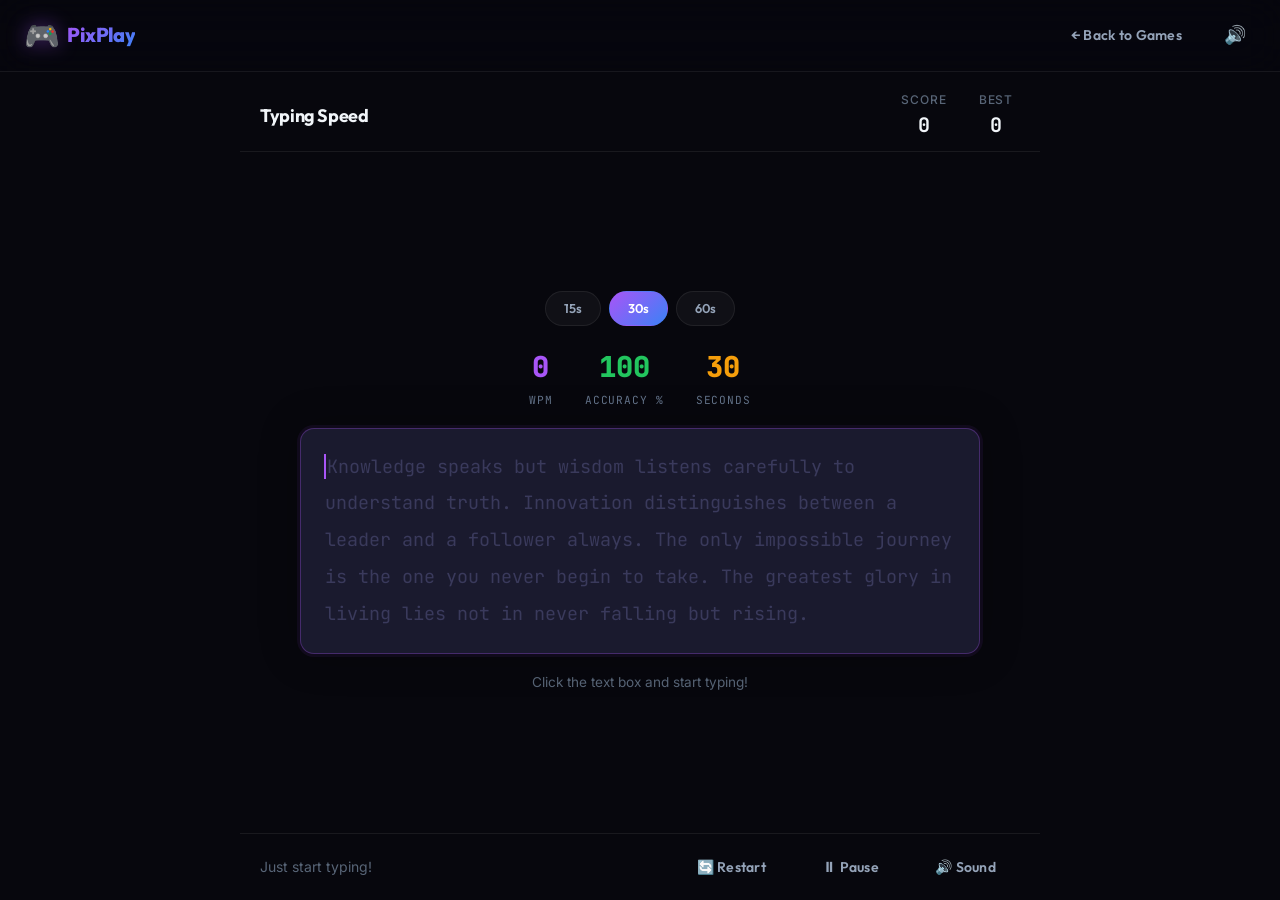
<file: games/typing-test.html>
<!DOCTYPE html>
<html lang="en">
<head>
  <meta charset="UTF-8">
  <meta name="viewport" content="width=device-width, initial-scale=1.0">
  <meta name="description" content="How fast can you type? Measure your WPM and accuracy!">
  <title>Play Typing Speed — PixPlay</title>
  <link rel="icon" type="image/svg+xml" href="../assets/icon.svg">
  <link rel="preconnect" href="https://fonts.googleapis.com">
  <link rel="preconnect" href="https://fonts.gstatic.com" crossorigin>
  <link href="https://fonts.googleapis.com/css2?family=Inter:wght@400;500;600;700&family=JetBrains+Mono:wght@500;700&family=Outfit:wght@500;600;700;800&display=swap" rel="stylesheet">
  <link rel="stylesheet" href="../assets/css/index.css">
  <link rel="stylesheet" href="../assets/css/portal.css">
  <link rel="stylesheet" href="../assets/css/game.css">
  <style>
    body { background: #07070d; color: #f1f5f9; overflow-x: hidden; }
    .dedicated-game-page { padding-top: 80px; min-height: 100vh; display: flex; flex-direction: column; }
    .game-overlay__header, .game-overlay__footer { background: transparent; padding: 10px 20px; }
    .game-overlay__body { flex: 1; display: flex; align-items: center; justify-content: center; }
  </style>

  <link rel="manifest" href="../manifest.json">
  <meta name="apple-mobile-web-app-capable" content="yes">
  <meta name="apple-mobile-web-app-status-bar-style" content="black">
  <meta name="apple-mobile-web-app-title" content="PixPlay">
</head>
<body data-game-id="typing-test">
  <!-- NAVBAR -->
  <nav class="navbar" id="navbar">
    <div class="navbar__inner">
      <a href="../index.html" class="navbar__logo">
        <span class="navbar__logo-icon">🎮</span>
        <span class="navbar__logo-text">PixPlay</span>
      </a>
      <div class="navbar__actions">
        <a href="../index.html" class="btn btn--ghost" style="text-decoration:none;">← Back to Games</a>
        <button id="nav-sound-btn" class="btn btn--icon btn--ghost" title="Toggle Sound">🔊</button>
      </div>
    </div>
  </nav>

  <main class="dedicated-game-page">
    <div class="game-overlay__header" style="max-width: 800px; width: 100%; margin: 0 auto;">
      <div class="game-overlay__title-area">
        <h1 id="game-title" class="game-overlay__title">Typing Speed</h1>
      </div>
      <div class="game-overlay__scores">
        <div class="game-overlay__score-item">
          <span class="game-overlay__score-label">Score</span>
          <span id="game-score-value" class="game-overlay__score-value">0</span>
        </div>
        <div class="game-overlay__score-item">
          <span class="game-overlay__score-label">Best</span>
          <span id="game-best-value" class="game-overlay__score-value">0</span>
        </div>
      </div>
    </div>

    <div class="game-overlay__body" style="max-width: 800px; width: 100%; margin: 0 auto;">
      <div id="game-container" class="game-overlay__container"></div>
    </div>

    <div class="game-overlay__footer" style="max-width: 800px; width: 100%; margin: 0 auto; display: flex; justify-content: space-between;">
      <div id="game-controls-help" class="game-overlay__controls"></div>
      <div class="game-overlay__actions">
        <button id="game-restart-btn" class="btn btn--ghost">🔄 Restart</button>
        <button id="game-pause-btn" class="btn btn--ghost">⏸ Pause</button>
        <button id="game-sound-btn" class="btn btn--ghost">🔊 Sound</button>
      </div>
    </div>
  </main>

  <!-- GAME OVER MODAL -->
  <div class="modal-backdrop" id="modal-backdrop" aria-modal="true" role="dialog">
    <div class="modal">
      <div id="modal-icon" class="modal__icon">😵</div>
      <h2 id="modal-title" class="modal__title">Game Over!</h2>
      <div class="modal__scores">
        <div class="modal__score-item">
          <span class="modal__score-label">Score</span>
          <span id="modal-score" class="modal__score-value">0</span>
        </div>
        <div class="modal__score-item">
          <span class="modal__score-label">Best</span>
          <span id="modal-best" class="modal__score-value">0</span>
        </div>
      </div>
      <div id="modal-new-best" class="modal__new-best" hidden>🎉 New High Score!</div>
      <div class="modal__actions">
        <button id="modal-play-again" class="btn btn--primary btn--lg">▶ Play Again</button>
        <a href="../index.html" id="modal-exit" class="btn btn--secondary" style="text-decoration:none;">← Back to Games</a>
      </div>
    </div>
  </div>

  <script src="../assets/js/storage.js"></script>
  <script src="../assets/js/audio.js"></script>
  <script src="../assets/js/app.js"></script>
</body>
</html>
</file>
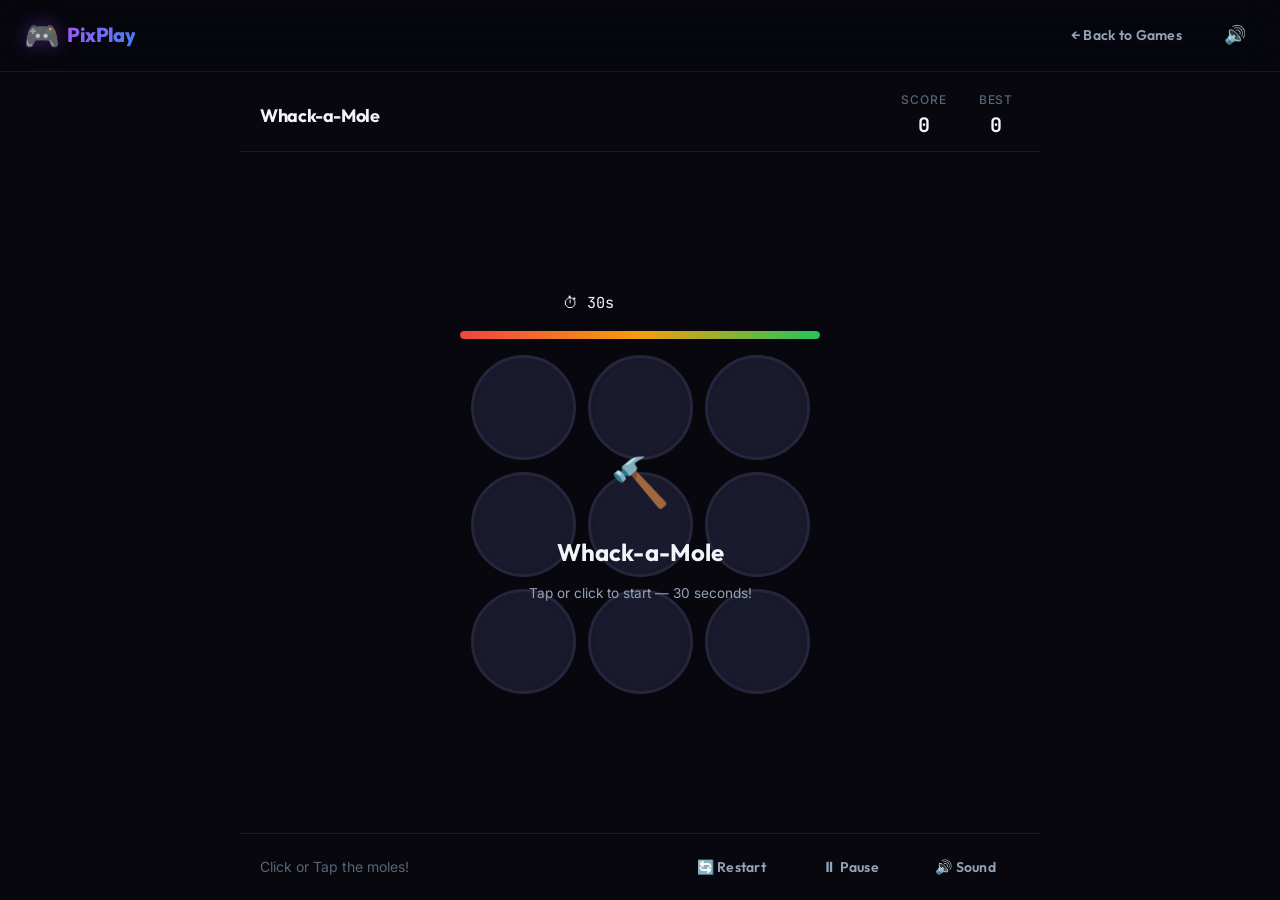
<file: games/whack-a-mole.html>
<!DOCTYPE html>
<html lang="en">
<head>
  <meta charset="UTF-8">
  <meta name="viewport" content="width=device-width, initial-scale=1.0">
  <meta name="description" content="Whack the moles as fast as you can! 30 seconds of pure reflex action.">
  <title>Play Whack-a-Mole — PixPlay</title>
  <link rel="icon" type="image/svg+xml" href="../assets/icon.svg">
  <link rel="preconnect" href="https://fonts.googleapis.com">
  <link rel="preconnect" href="https://fonts.gstatic.com" crossorigin>
  <link href="https://fonts.googleapis.com/css2?family=Inter:wght@400;500;600;700&family=JetBrains+Mono:wght@500;700&family=Outfit:wght@500;600;700;800&display=swap" rel="stylesheet">
  <link rel="stylesheet" href="../assets/css/index.css">
  <link rel="stylesheet" href="../assets/css/portal.css">
  <link rel="stylesheet" href="../assets/css/game.css">
  <style>
    body { background: #07070d; color: #f1f5f9; overflow-x: hidden; }
    .dedicated-game-page { padding-top: 80px; min-height: 100vh; display: flex; flex-direction: column; }
    .game-overlay__header, .game-overlay__footer { background: transparent; padding: 10px 20px; }
    .game-overlay__body { flex: 1; display: flex; align-items: center; justify-content: center; }
  </style>

  <link rel="manifest" href="../manifest.json">
  <meta name="apple-mobile-web-app-capable" content="yes">
  <meta name="apple-mobile-web-app-status-bar-style" content="black">
  <meta name="apple-mobile-web-app-title" content="PixPlay">
</head>
<body data-game-id="whack-a-mole">
  <!-- NAVBAR -->
  <nav class="navbar" id="navbar">
    <div class="navbar__inner">
      <a href="../index.html" class="navbar__logo">
        <span class="navbar__logo-icon">🎮</span>
        <span class="navbar__logo-text">PixPlay</span>
      </a>
      <div class="navbar__actions">
        <a href="../index.html" class="btn btn--ghost" style="text-decoration:none;">← Back to Games</a>
        <button id="nav-sound-btn" class="btn btn--icon btn--ghost" title="Toggle Sound">🔊</button>
      </div>
    </div>
  </nav>

  <main class="dedicated-game-page">
    <div class="game-overlay__header" style="max-width: 800px; width: 100%; margin: 0 auto;">
      <div class="game-overlay__title-area">
        <h1 id="game-title" class="game-overlay__title">Whack-a-Mole</h1>
      </div>
      <div class="game-overlay__scores">
        <div class="game-overlay__score-item">
          <span class="game-overlay__score-label">Score</span>
          <span id="game-score-value" class="game-overlay__score-value">0</span>
        </div>
        <div class="game-overlay__score-item">
          <span class="game-overlay__score-label">Best</span>
          <span id="game-best-value" class="game-overlay__score-value">0</span>
        </div>
      </div>
    </div>

    <div class="game-overlay__body" style="max-width: 800px; width: 100%; margin: 0 auto;">
      <div id="game-container" class="game-overlay__container"></div>
    </div>

    <div class="game-overlay__footer" style="max-width: 800px; width: 100%; margin: 0 auto; display: flex; justify-content: space-between;">
      <div id="game-controls-help" class="game-overlay__controls"></div>
      <div class="game-overlay__actions">
        <button id="game-restart-btn" class="btn btn--ghost">🔄 Restart</button>
        <button id="game-pause-btn" class="btn btn--ghost">⏸ Pause</button>
        <button id="game-sound-btn" class="btn btn--ghost">🔊 Sound</button>
      </div>
    </div>
  </main>

  <!-- GAME OVER MODAL -->
  <div class="modal-backdrop" id="modal-backdrop" aria-modal="true" role="dialog">
    <div class="modal">
      <div id="modal-icon" class="modal__icon">😵</div>
      <h2 id="modal-title" class="modal__title">Game Over!</h2>
      <div class="modal__scores">
        <div class="modal__score-item">
          <span class="modal__score-label">Score</span>
          <span id="modal-score" class="modal__score-value">0</span>
        </div>
        <div class="modal__score-item">
          <span class="modal__score-label">Best</span>
          <span id="modal-best" class="modal__score-value">0</span>
        </div>
      </div>
      <div id="modal-new-best" class="modal__new-best" hidden>🎉 New High Score!</div>
      <div class="modal__actions">
        <button id="modal-play-again" class="btn btn--primary btn--lg">▶ Play Again</button>
        <a href="../index.html" id="modal-exit" class="btn btn--secondary" style="text-decoration:none;">← Back to Games</a>
      </div>
    </div>
  </div>

  <script src="../assets/js/storage.js"></script>
  <script src="../assets/js/audio.js"></script>
  <script src="../assets/js/app.js"></script>
</body>
</html>
</file>
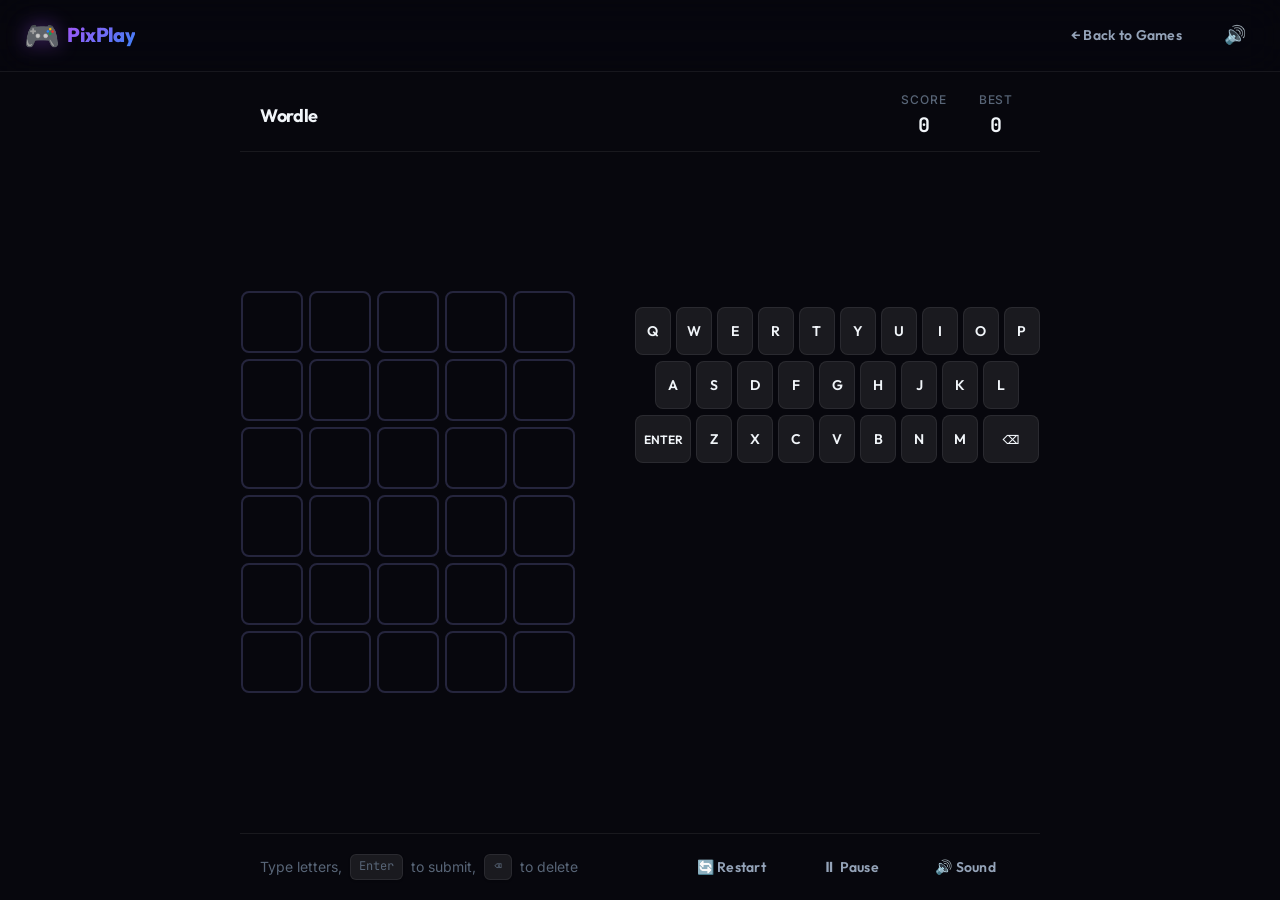
<file: games/wordle.html>
<!DOCTYPE html>
<html lang="en">
<head>
  <meta charset="UTF-8">
  <meta name="viewport" content="width=device-width, initial-scale=1.0">
  <meta name="description" content="Guess the 5-letter word in 6 tries. Green, yellow, gray — crack the code!">
  <title>Play Wordle — PixPlay</title>
  <link rel="icon" type="image/svg+xml" href="../assets/icon.svg">
  <link rel="preconnect" href="https://fonts.googleapis.com">
  <link rel="preconnect" href="https://fonts.gstatic.com" crossorigin>
  <link href="https://fonts.googleapis.com/css2?family=Inter:wght@400;500;600;700&family=JetBrains+Mono:wght@500;700&family=Outfit:wght@500;600;700;800&display=swap" rel="stylesheet">
  <link rel="stylesheet" href="../assets/css/index.css">
  <link rel="stylesheet" href="../assets/css/portal.css">
  <link rel="stylesheet" href="../assets/css/game.css">
  <style>
    body { background: #07070d; color: #f1f5f9; overflow-x: hidden; }
    .dedicated-game-page { padding-top: 80px; min-height: 100vh; display: flex; flex-direction: column; }
    .game-overlay__header, .game-overlay__footer { background: transparent; padding: 10px 20px; }
    .game-overlay__body { flex: 1; display: flex; align-items: center; justify-content: center; }
  </style>

  <link rel="manifest" href="../manifest.json">
  <meta name="apple-mobile-web-app-capable" content="yes">
  <meta name="apple-mobile-web-app-status-bar-style" content="black">
  <meta name="apple-mobile-web-app-title" content="PixPlay">
</head>
<body data-game-id="wordle">
  <!-- NAVBAR -->
  <nav class="navbar" id="navbar">
    <div class="navbar__inner">
      <a href="../index.html" class="navbar__logo">
        <span class="navbar__logo-icon">🎮</span>
        <span class="navbar__logo-text">PixPlay</span>
      </a>
      <div class="navbar__actions">
        <a href="../index.html" class="btn btn--ghost" style="text-decoration:none;">← Back to Games</a>
        <button id="nav-sound-btn" class="btn btn--icon btn--ghost" title="Toggle Sound">🔊</button>
      </div>
    </div>
  </nav>

  <main class="dedicated-game-page">
    <div class="game-overlay__header" style="max-width: 800px; width: 100%; margin: 0 auto;">
      <div class="game-overlay__title-area">
        <h1 id="game-title" class="game-overlay__title">Wordle</h1>
      </div>
      <div class="game-overlay__scores">
        <div class="game-overlay__score-item">
          <span class="game-overlay__score-label">Score</span>
          <span id="game-score-value" class="game-overlay__score-value">0</span>
        </div>
        <div class="game-overlay__score-item">
          <span class="game-overlay__score-label">Best</span>
          <span id="game-best-value" class="game-overlay__score-value">0</span>
        </div>
      </div>
    </div>

    <div class="game-overlay__body" style="max-width: 800px; width: 100%; margin: 0 auto;">
      <div id="game-container" class="game-overlay__container"></div>
    </div>

    <div class="game-overlay__footer" style="max-width: 800px; width: 100%; margin: 0 auto; display: flex; justify-content: space-between;">
      <div id="game-controls-help" class="game-overlay__controls"></div>
      <div class="game-overlay__actions">
        <button id="game-restart-btn" class="btn btn--ghost">🔄 Restart</button>
        <button id="game-pause-btn" class="btn btn--ghost">⏸ Pause</button>
        <button id="game-sound-btn" class="btn btn--ghost">🔊 Sound</button>
      </div>
    </div>
  </main>

  <!-- GAME OVER MODAL -->
  <div class="modal-backdrop" id="modal-backdrop" aria-modal="true" role="dialog">
    <div class="modal">
      <div id="modal-icon" class="modal__icon">😵</div>
      <h2 id="modal-title" class="modal__title">Game Over!</h2>
      <div class="modal__scores">
        <div class="modal__score-item">
          <span class="modal__score-label">Score</span>
          <span id="modal-score" class="modal__score-value">0</span>
        </div>
        <div class="modal__score-item">
          <span class="modal__score-label">Best</span>
          <span id="modal-best" class="modal__score-value">0</span>
        </div>
      </div>
      <div id="modal-new-best" class="modal__new-best" hidden>🎉 New High Score!</div>
      <div class="modal__actions">
        <button id="modal-play-again" class="btn btn--primary btn--lg">▶ Play Again</button>
        <a href="../index.html" id="modal-exit" class="btn btn--secondary" style="text-decoration:none;">← Back to Games</a>
      </div>
    </div>
  </div>

  <script src="../assets/js/storage.js"></script>
  <script src="../assets/js/audio.js"></script>
  <script src="../assets/js/app.js"></script>
</body>
</html>
</file>
<file: assets/css/index.css>
/* ============================================================
   PIXPLAY — Design System
   Core tokens, reset, typography, utilities, animations
   ============================================================ */

/* --- Custom Properties (Design Tokens) --- */
:root {
  /* Background */
  --bg-primary: #07070d;
  --bg-secondary: #0f0f1a;
  --bg-tertiary: #161625;
  --bg-card: rgba(255, 255, 255, 0.025);
  --bg-card-hover: rgba(255, 255, 255, 0.055);
  --glass-bg: rgba(255, 255, 255, 0.04);
  --glass-bg-strong: rgba(255, 255, 255, 0.08);
  --glass-border: rgba(255, 255, 255, 0.07);
  --glass-border-hover: rgba(255, 255, 255, 0.14);

  /* Text */
  --text-primary: #f1f5f9;
  --text-secondary: #94a3b8;
  --text-muted: #586577;
  --text-inverse: #07070d;

  /* Accent Palette */
  --accent-purple: #a855f7;
  --accent-blue: #3b82f6;
  --accent-cyan: #06b6d4;
  --accent-green: #22c55e;
  --accent-amber: #f59e0b;
  --accent-red: #ef4444;
  --accent-pink: #ec4899;
  --accent-indigo: #6366f1;
  --accent-orange: #f97316;
  --accent-sky: #38bdf8;
  --accent-violet: #8b5cf6;

  /* Gradients */
  --gradient-primary: linear-gradient(135deg, var(--accent-purple), var(--accent-blue));
  --gradient-hero: linear-gradient(135deg, var(--accent-purple) 0%, var(--accent-blue) 50%, var(--accent-cyan) 100%);
  --gradient-glow: radial-gradient(circle, rgba(168, 85, 247, 0.12) 0%, transparent 70%);

  /* Glow Shadows */
  --glow-purple: 0 0 25px rgba(168, 85, 247, 0.25), 0 0 50px rgba(168, 85, 247, 0.08);
  --glow-blue: 0 0 25px rgba(59, 130, 246, 0.25), 0 0 50px rgba(59, 130, 246, 0.08);
  --glow-green: 0 0 25px rgba(34, 197, 94, 0.25);

  /* Spacing Scale */
  --space-2xs: 4px;
  --space-xs: 8px;
  --space-sm: 12px;
  --space-md: 16px;
  --space-lg: 24px;
  --space-xl: 32px;
  --space-2xl: 48px;
  --space-3xl: 64px;
  --space-4xl: 96px;

  /* Border Radius */
  --radius-sm: 8px;
  --radius-md: 12px;
  --radius-lg: 16px;
  --radius-xl: 24px;
  --radius-full: 9999px;

  /* Typography */
  --font-heading: 'Outfit', system-ui, sans-serif;
  --font-body: 'Inter', system-ui, sans-serif;
  --font-mono: 'JetBrains Mono', 'Fira Code', monospace;

  /* Font Sizes */
  --text-xs: 0.75rem;
  --text-sm: 0.875rem;
  --text-base: 1rem;
  --text-lg: 1.125rem;
  --text-xl: 1.25rem;
  --text-2xl: 1.5rem;
  --text-3xl: 1.875rem;
  --text-4xl: 2.25rem;
  --text-5xl: 3rem;
  --text-6xl: 3.75rem;

  /* Transitions */
  --ease-out: cubic-bezier(0.16, 1, 0.3, 1);
  --ease-spring: cubic-bezier(0.34, 1.56, 0.64, 1);
  --transition-fast: 120ms var(--ease-out);
  --transition-normal: 250ms var(--ease-out);
  --transition-slow: 450ms var(--ease-out);
  --transition-spring: 500ms var(--ease-spring);

  /* Z-Index Scale */
  --z-base: 1;
  --z-dropdown: 50;
  --z-navbar: 100;
  --z-overlay: 200;
  --z-modal: 300;
  --z-toast: 400;

  /* Layout */
  --container-max: 1280px;
  --navbar-height: 72px;
}


/* --- CSS Reset --- */
*,
*::before,
*::after {
  margin: 0;
  padding: 0;
  box-sizing: border-box;
}

html {
  scroll-behavior: smooth;
  -webkit-text-size-adjust: 100%;
  text-size-adjust: 100%;
  -webkit-font-smoothing: antialiased;
  -moz-osx-font-smoothing: grayscale;
}

body {
  font-family: var(--font-body);
  font-size: var(--text-base);
  line-height: 1.6;
  color: var(--text-primary);
  background-color: var(--bg-primary);
  overflow-x: hidden;
  overscroll-behavior-y: none;
  min-height: 100vh;
}

img, video, canvas, svg {
  display: block;
  max-width: 100%;
}

button, input, select, textarea {
  font: inherit;
  color: inherit;
  border: none;
  background: none;
  outline: none;
}

button {
  cursor: pointer;
  -webkit-tap-highlight-color: transparent;
}

a {
  color: inherit;
  text-decoration: none;
}

ul, ol {
  list-style: none;
}

::selection {
  background: rgba(168, 85, 247, 0.3);
  color: var(--text-primary);
}

::-webkit-scrollbar {
  width: 8px;
}

::-webkit-scrollbar-track {
  background: var(--bg-primary);
}

::-webkit-scrollbar-thumb {
  background: rgba(255, 255, 255, 0.1);
  border-radius: var(--radius-full);
}

::-webkit-scrollbar-thumb:hover {
  background: rgba(255, 255, 255, 0.18);
}


/* --- Base Typography --- */
h1, h2, h3, h4, h5, h6 {
  font-family: var(--font-heading);
  font-weight: 700;
  line-height: 1.2;
  letter-spacing: -0.02em;
}

h1 { font-size: var(--text-5xl); }
h2 { font-size: var(--text-4xl); }
h3 { font-size: var(--text-2xl); }
h4 { font-size: var(--text-xl); }

p {
  color: var(--text-secondary);
  line-height: 1.7;
}

.text-gradient {
  background: var(--gradient-primary);
  -webkit-background-clip: text;
  background-clip: text;
  -webkit-text-fill-color: transparent;
}


/* --- Button System --- */
.btn {
  display: inline-flex;
  align-items: center;
  justify-content: center;
  gap: var(--space-xs);
  padding: var(--space-sm) var(--space-lg);
  font-family: var(--font-heading);
  font-weight: 600;
  font-size: var(--text-sm);
  letter-spacing: 0.02em;
  border-radius: var(--radius-md);
  transition: all var(--transition-normal);
  position: relative;
  overflow: hidden;
  white-space: nowrap;
}
.btn__icon-img {
  width: 20px;
  height: 20px;
  object-fit: contain;
}

.btn--lg .btn__icon-img {
  width: 24px;
  height: 24px;
}
.btn::after {
  content: '';
  position: absolute;
  inset: 0;
  background: rgba(255, 255, 255, 0);
  transition: background var(--transition-fast);
}

.btn:hover::after {
  background: rgba(255, 255, 255, 0.08);
}

.btn:active {
  transform: scale(0.97);
}

.btn--primary {
  background: var(--gradient-primary);
  color: white;
  box-shadow: 0 4px 15px rgba(168, 85, 247, 0.3), 0 1px 3px rgba(0, 0, 0, 0.2);
}

.btn--primary:hover {
  box-shadow: 0 6px 25px rgba(168, 85, 247, 0.4), 0 2px 6px rgba(0, 0, 0, 0.3);
  transform: translateY(-1px);
}

.btn--secondary {
  background: var(--glass-bg-strong);
  color: var(--text-primary);
  border: 1px solid var(--glass-border);
}

.btn--secondary:hover {
  background: rgba(255, 255, 255, 0.12);
  border-color: var(--glass-border-hover);
}

.btn--ghost {
  color: var(--text-secondary);
}

.btn--ghost:hover {
  color: var(--text-primary);
  background: var(--glass-bg);
}

.btn--lg {
  padding: var(--space-md) var(--space-xl);
  font-size: var(--text-base);
  border-radius: var(--radius-lg);
}

.btn--icon {
  width: 42px;
  height: 42px;
  padding: 0;
  border-radius: var(--radius-md);
  font-size: var(--text-lg);
}


/* --- Utility Classes --- */
.container {
  width: 100%;
  max-width: var(--container-max);
  margin: 0 auto;
  padding: 0 var(--space-lg);
}

.sr-only {
  position: absolute;
  width: 1px;
  height: 1px;
  padding: 0;
  margin: -1px;
  overflow: hidden;
  clip: rect(0, 0, 0, 0);
  white-space: nowrap;
  border: 0;
}

.flex { display: flex; }
.flex-col { flex-direction: column; }
.items-center { align-items: center; }
.justify-center { justify-content: center; }
.justify-between { justify-content: space-between; }
.gap-xs { gap: var(--space-xs); }
.gap-sm { gap: var(--space-sm); }
.gap-md { gap: var(--space-md); }
.gap-lg { gap: var(--space-lg); }
.text-center { text-align: center; }

[hidden] {
  display: none !important;
}


/* --- Keyframe Animations --- */
@keyframes fadeIn {
  from { opacity: 0; }
  to { opacity: 1; }
}

@keyframes fadeInUp {
  from { opacity: 0; transform: translateY(24px); }
  to { opacity: 1; transform: translateY(0); }
}

@keyframes fadeInDown {
  from { opacity: 0; transform: translateY(-16px); }
  to { opacity: 1; transform: translateY(0); }
}

@keyframes slideUp {
  from { transform: translateY(100%); }
  to { transform: translateY(0); }
}

@keyframes scaleIn {
  from { opacity: 0; transform: scale(0.9); }
  to { opacity: 1; transform: scale(1); }
}

@keyframes float {
  0%, 100% { transform: translateY(0) rotate(0deg); }
  50% { transform: translateY(-18px) rotate(3deg); }
}

@keyframes floatSlow {
  0%, 100% { transform: translateY(0) rotate(0deg); }
  50% { transform: translateY(-12px) rotate(-2deg); }
}

@keyframes pulse {
  0%, 100% { opacity: 1; }
  50% { opacity: 0.5; }
}

@keyframes glowPulse {
  0%, 100% { box-shadow: 0 0 20px var(--glow-color, rgba(168, 85, 247, 0.2)); }
  50% { box-shadow: 0 0 35px var(--glow-color, rgba(168, 85, 247, 0.35)); }
}

@keyframes gradientShift {
  0% { background-position: 0% 50%; }
  50% { background-position: 100% 50%; }
  100% { background-position: 0% 50%; }
}

@keyframes spinSlow {
  from { transform: rotate(0deg); }
  to { transform: rotate(360deg); }
}

@keyframes popIn {
  0% { transform: scale(0); opacity: 0; }
  70% { transform: scale(1.1); }
  100% { transform: scale(1); opacity: 1; }
}

@keyframes shake {
  0%, 100% { transform: translateX(0); }
  20% { transform: translateX(-6px); }
  40% { transform: translateX(6px); }
  60% { transform: translateX(-4px); }
  80% { transform: translateX(4px); }
}

@keyframes scorePop {
  0% { transform: scale(1); }
  50% { transform: scale(1.25); color: var(--accent-green); }
  100% { transform: scale(1); }
}

/* Animation utilities */
.animate-fade-in { animation: fadeIn 0.5s var(--ease-out) forwards; }
.animate-fade-in-up { animation: fadeInUp 0.6s var(--ease-out) forwards; }
.animate-scale-in { animation: scaleIn 0.4s var(--ease-spring) forwards; }
.animate-pop-in { animation: popIn 0.4s var(--ease-spring) forwards; }
.animate-shake { animation: shake 0.5s var(--ease-out); }

/* Staggered delays for lists */
.stagger-1 { animation-delay: 0.05s; }
.stagger-2 { animation-delay: 0.1s; }
.stagger-3 { animation-delay: 0.15s; }
.stagger-4 { animation-delay: 0.2s; }
.stagger-5 { animation-delay: 0.25s; }
.stagger-6 { animation-delay: 0.3s; }
.stagger-7 { animation-delay: 0.35s; }
.stagger-8 { animation-delay: 0.4s; }
.stagger-9 { animation-delay: 0.45s; }
.stagger-10 { animation-delay: 0.5s; }


/* --- Responsive Type Scale --- */
@media (max-width: 768px) {
  :root {
    --text-5xl: 2.25rem;
    --text-4xl: 1.75rem;
    --text-3xl: 1.5rem;
    --text-2xl: 1.25rem;
    --navbar-height: 64px;
  }

  .container {
    padding: 0 var(--space-md);
  }
}

@media (max-width: 480px) {
  :root {
    --text-5xl: 1.875rem;
    --text-4xl: 1.5rem;
    --text-3xl: 1.25rem;
  }
}
</file>
<file: assets/css/portal.css>
/* ============================================================
   PIXPLAY — Portal Layout
   Navbar, Hero, Game Cards, Category Filters, Footer
   ============================================================ */

/* --- Navbar --- */
.navbar {
  position: fixed;
  top: 0;
  left: 0;
  right: 0;
  height: var(--navbar-height);
  display: flex;
  align-items: center;
  justify-content: center;
  background: rgba(7, 7, 13, 0.7);
  backdrop-filter: blur(20px) saturate(1.5);
  -webkit-backdrop-filter: blur(20px) saturate(1.5);
  border-bottom: 1px solid var(--glass-border);
  z-index: var(--z-navbar);
  transition: background var(--transition-normal);
  /* Force hardware acceleration to prevent blurring during page interactions */
  transform: translateZ(0);
  will-change: transform;
}

.navbar__inner {
  display: flex;
  align-items: center;
  justify-content: space-between;
  width: 100%;
  max-width: var(--container-max);
  padding: 0 var(--space-lg);
}

.navbar__logo {
  display: flex;
  align-items: center;
  gap: var(--space-xs);
  font-family: var(--font-heading);
  font-size: var(--text-xl);
  font-weight: 800;
  letter-spacing: -0.03em;
  user-select: none;
}

.navbar__logo-icon {
  font-size: 1.8rem;
  filter: drop-shadow(0 0 10px rgba(168, 85, 247, 0.4));
  transition: transform var(--transition-normal);
  display: inline-block;
}

.navbar__logo:hover .navbar__logo-icon {
  transform: scale(1.2) rotate(-10deg);
}

.navbar__logo-text {
  background: var(--gradient-primary);
  -webkit-background-clip: text;
  background-clip: text;
  -webkit-text-fill-color: transparent;
}

.navbar__search {
  position: relative;
  max-width: 320px;
  flex: 1;
  margin: 0 var(--space-xl);
}

.navbar__search-input {
  width: 100%;
  padding: var(--space-xs) var(--space-md) var(--space-xs) 40px;
  background: var(--glass-bg);
  border: 1px solid var(--glass-border);
  border-radius: var(--radius-full);
  color: var(--text-primary);
  font-size: var(--text-sm);
  transition: all var(--transition-normal);
}

.navbar__search-input::placeholder {
  color: var(--text-muted);
}

.navbar__search-input:focus {
  background: var(--glass-bg-strong);
  border-color: var(--accent-purple);
  box-shadow: 0 0 0 3px rgba(168, 85, 247, 0.1);
}

.navbar__search-icon {
  position: absolute;
  left: 14px;
  top: 50%;
  transform: translateY(-50%);
  color: var(--text-muted);
  font-size: var(--text-sm);
  pointer-events: none;
}

.navbar__actions {
  display: flex;
  align-items: center;
  gap: var(--space-xs);
}


/* --- Hero Section --- */
.hero {
  position: relative;
  display: flex;
  align-items: center;
  justify-content: center;
  min-height: 85vh;
  padding: calc(var(--navbar-height) + var(--space-3xl)) var(--space-lg) var(--space-3xl);
  overflow: hidden;
  text-align: center;
}

/* Animated gradient mesh */
.hero::before {
  content: '';
  position: absolute;
  inset: 0;
  background:
    radial-gradient(ellipse 60% 50% at 20% 40%, rgba(168, 85, 247, 0.12) 0%, transparent 100%),
    radial-gradient(ellipse 50% 60% at 75% 25%, rgba(59, 130, 246, 0.10) 0%, transparent 100%),
    radial-gradient(ellipse 40% 50% at 50% 80%, rgba(6, 182, 212, 0.08) 0%, transparent 100%);
  animation: heroMesh 20s ease infinite alternate;
  z-index: 0;
}

@keyframes heroMesh {
  0% {
    opacity: 1;
    transform: scale(1) rotate(0deg);
  }

  33% {
    opacity: 0.85;
    transform: scale(1.05) rotate(1deg);
  }

  66% {
    opacity: 1;
    transform: scale(0.98) rotate(-1deg);
  }

  100% {
    opacity: 0.9;
    transform: scale(1.02) rotate(0.5deg);
  }
}

/* Subtle grid pattern overlay */
.hero::after {
  content: '';
  position: absolute;
  inset: 0;
  background-image:
    linear-gradient(rgba(255, 255, 255, 0.015) 1px, transparent 1px),
    linear-gradient(90deg, rgba(255, 255, 255, 0.015) 1px, transparent 1px);
  background-size: 60px 60px;
  z-index: 0;
}

.hero__content {
  position: relative;
  z-index: 1;
  max-width: 720px;
}

.hero__badge {
  display: inline-flex;
  align-items: center;
  gap: var(--space-xs);
  padding: 6px var(--space-md);
  background: var(--glass-bg);
  border: 1px solid var(--glass-border);
  border-radius: var(--radius-full);
  font-size: var(--text-xs);
  color: var(--text-secondary);
  font-weight: 500;
  margin-bottom: var(--space-lg);
  animation: fadeInDown 0.6s var(--ease-out) both;
}

.hero__badge-dot {
  width: 6px;
  height: 6px;
  background: var(--accent-green);
  border-radius: 50%;
  animation: pulse 2s ease infinite;
}

.hero__title {
  font-size: var(--text-6xl);
  font-weight: 800;
  letter-spacing: -0.04em;
  line-height: 1.1;
  margin-bottom: var(--space-lg);
  animation: fadeInUp 0.7s var(--ease-out) 0.1s both;
}

.hero__subtitle {
  font-size: var(--text-lg);
  color: var(--text-secondary);
  max-width: 540px;
  margin: 0 auto var(--space-xl);
  line-height: 1.7;
  animation: fadeInUp 0.7s var(--ease-out) 0.2s both;
}

.hero__actions {
  display: flex;
  align-items: center;
  justify-content: center;
  gap: var(--space-md);
  animation: fadeInUp 0.7s var(--ease-out) 0.3s both;
}

/* Floating game icons in hero background */
.hero__floaters {
  position: absolute;
  inset: 0;
  z-index: 0;
  pointer-events: none;
  overflow: hidden;
}

.hero__float-icon {
  position: absolute;
  font-size: 2rem;
  opacity: 0.08;
  animation: float 8s ease-in-out infinite;
  user-select: none;
}

.hero__float-icon:nth-child(1) {
  top: 12%;
  left: 8%;
  animation-duration: 7s;
  animation-delay: 0s;
}

.hero__float-icon:nth-child(2) {
  top: 20%;
  right: 12%;
  animation-duration: 9s;
  animation-delay: 1s;
}

.hero__float-icon:nth-child(3) {
  top: 55%;
  left: 5%;
  animation-duration: 8s;
  animation-delay: 2s;
}

.hero__float-icon:nth-child(4) {
  top: 70%;
  right: 8%;
  animation-duration: 10s;
  animation-delay: 0.5s;
}

.hero__float-icon:nth-child(5) {
  top: 35%;
  left: 15%;
  animation-duration: 7.5s;
  animation-delay: 3s;
}

.hero__float-icon:nth-child(6) {
  top: 45%;
  right: 18%;
  animation-duration: 8.5s;
  animation-delay: 1.5s;
}

.hero__float-icon:nth-child(7) {
  top: 80%;
  left: 20%;
  animation-duration: 9s;
  animation-delay: 2.5s;
}

.hero__float-icon:nth-child(8) {
  top: 15%;
  left: 40%;
  animation-duration: 11s;
  animation-delay: 0.8s;
}

.hero__float-icon:nth-child(9) {
  top: 60%;
  right: 25%;
  animation-duration: 7s;
  animation-delay: 3.5s;
}

.hero__float-icon:nth-child(10) {
  top: 85%;
  right: 35%;
  animation-duration: 8s;
  animation-delay: 1.2s;
}


/* --- Stats Bar --- */
.stats-bar {
  position: relative;
  z-index: 1;
  padding: var(--space-xl) 0;
  border-top: 1px solid var(--glass-border);
  border-bottom: 1px solid var(--glass-border);
  background: var(--glass-bg);
}

.stats-bar__inner {
  display: flex;
  align-items: center;
  justify-content: center;
  gap: var(--space-3xl);
  flex-wrap: wrap;
}

.stats-bar__item {
  text-align: center;
}

.stats-bar__value {
  font-family: var(--font-heading);
  font-size: var(--text-3xl);
  font-weight: 800;
  background: var(--gradient-primary);
  -webkit-background-clip: text;
  background-clip: text;
  -webkit-text-fill-color: transparent;
}

.stats-bar__label {
  font-size: var(--text-sm);
  color: var(--text-muted);
  margin-top: var(--space-2xs);
}


/* --- Games Section --- */
.games-section {
  padding: var(--space-4xl) 0;
  position: relative;
}

.games-section__header {
  text-align: center;
  margin-bottom: var(--space-2xl);
}

.games-section__title {
  margin-bottom: var(--space-xs);
}

.games-section__subtitle {
  font-size: var(--text-lg);
}


/* --- Category Filters --- */
.category-filters {
  display: flex;
  align-items: center;
  justify-content: center;
  gap: var(--space-xs);
  flex-wrap: wrap;
  margin-bottom: var(--space-2xl);
  padding: 0 var(--space-md);
}

.category-pill {
  padding: var(--space-xs) var(--space-md);
  font-family: var(--font-heading);
  font-size: var(--text-sm);
  font-weight: 500;
  color: var(--text-secondary);
  background: var(--glass-bg);
  border: 1px solid var(--glass-border);
  border-radius: var(--radius-full);
  cursor: pointer;
  transition: all var(--transition-normal);
  user-select: none;
}

.category-pill:hover {
  color: var(--text-primary);
  background: var(--glass-bg-strong);
  border-color: var(--glass-border-hover);
}

.category-pill.active {
  color: white;
  background: var(--gradient-primary);
  border-color: transparent;
  box-shadow: 0 2px 12px rgba(168, 85, 247, 0.3);
}

.pill-icon-img {
  width: 18px;
  height: 18px;
  object-fit: contain;
  vertical-align: middle;
  margin-right: 4px;
}


/* --- Game Card Grid --- */
.game-grid {
  display: grid;
  grid-template-columns: repeat(auto-fill, minmax(280px, 1fr));
  gap: var(--space-lg);
}


/* --- Game Card --- */
.game-card {
  position: relative;
  border-radius: var(--radius-lg);
  background: var(--bg-card);
  border: 1px solid var(--glass-border);
  overflow: hidden;
  cursor: pointer;
  transition: all var(--transition-slow);
  opacity: 0;
  animation: fadeInUp 0.5s var(--ease-out) forwards;
}

.game-card:hover {
  transform: translateY(-6px);
  background: var(--bg-card-hover);
  border-color: var(--glass-border-hover);
  box-shadow:
    0 20px 40px rgba(0, 0, 0, 0.3),
    0 0 30px var(--card-glow, rgba(168, 85, 247, 0.1));
}

.game-card__visual {
  position: relative;
  height: 180px;
  display: flex;
  align-items: center;
  justify-content: center;
  background: var(--card-gradient, var(--gradient-primary));
  overflow: hidden;
}

/* Animated pattern overlay on card visual */
.game-card__visual::before {
  content: '';
  position: absolute;
  inset: 0;
  background-image:
    radial-gradient(circle at 30% 50%, rgba(255, 255, 255, 0.05) 0%, transparent 50%),
    radial-gradient(circle at 70% 30%, rgba(255, 255, 255, 0.03) 0%, transparent 40%);
  transition: opacity var(--transition-slow);
}

.game-card:hover .game-card__visual::before {
  opacity: 0.5;
}

.game-card__icon {
  font-size: 4rem;
  filter: drop-shadow(0 4px 12px rgba(0, 0, 0, 0.3));
  transition: transform var(--transition-spring);
  z-index: 3;
  /* Increased to stay above the blur overlay */
  position: relative;
}

.game-card:hover .game-card__icon {
  transform: scale(1.15) rotate(-5deg);
}

.game-card__content {
  padding: var(--space-md) var(--space-lg) var(--space-lg);
}

.game-card__category {
  display: inline-block;
  font-size: var(--text-xs);
  font-weight: 600;
  text-transform: uppercase;
  letter-spacing: 0.08em;
  color: var(--card-accent, var(--accent-purple));
  margin-bottom: var(--space-xs);
}

.game-card__title {
  font-size: var(--text-xl);
  font-weight: 700;
  margin-bottom: var(--space-xs);
}

.game-card__desc {
  font-size: var(--text-sm);
  color: var(--text-muted);
  line-height: 1.5;
  margin-bottom: var(--space-md);
  display: -webkit-box;
  -webkit-line-clamp: 2;
  -webkit-box-orient: vertical;
  overflow: hidden;
}

.game-card__meta {
  display: flex;
  align-items: center;
  justify-content: space-between;
}

.game-card__difficulty {
  font-size: var(--text-xs);
  letter-spacing: 2px;
}

.game-card__best-score {
  font-size: var(--text-xs);
  color: var(--text-muted);
  font-weight: 500;
  font-family: var(--font-mono);
}

/* Play overlay on hover */
.game-card__play-overlay {
  position: absolute;
  inset: 0;
  display: flex;
  align-items: center;
  justify-content: center;
  background: rgba(7, 7, 13, 0.6);
  backdrop-filter: blur(4px);
  -webkit-backdrop-filter: blur(4px);
  opacity: 0;
  transition: opacity var(--transition-normal);
  z-index: 2;
}

.game-card:hover .game-card__play-overlay {
  opacity: 1;
}

.game-card__play-btn {
  padding: var(--space-md) var(--space-2xl);
  font-family: var(--font-heading);
  font-size: var(--text-lg);
  font-weight: 700;
  color: white;
  background: var(--gradient-primary);
  border-radius: var(--radius-full);
  box-shadow: var(--glow-purple);
  transform: scale(0.8);
  transition: transform var(--transition-spring);
  letter-spacing: 0.05em;
}

.game-card:hover .game-card__play-btn {
  transform: scale(1);
}

.game-card__play-btn:hover {
  box-shadow: 0 0 35px rgba(168, 85, 247, 0.5);
}


/* --- Ad Zone Placeholder (Future) --- */
.ad-zone {
  display: none;
  /* Hidden until ads are enabled */
  margin: var(--space-2xl) auto;
  max-width: 728px;
  min-height: 90px;
  background: var(--glass-bg);
  border: 1px dashed var(--glass-border);
  border-radius: var(--radius-md);
  align-items: center;
  justify-content: center;
  color: var(--text-muted);
  font-size: var(--text-sm);
}

.ad-zone--active {
  display: flex;
}


/* --- Footer --- */
.footer {
  padding: var(--space-3xl) 0 var(--space-xl);
  border-top: 1px solid var(--glass-border);
  text-align: center;
}

.footer__logo {
  display: flex;
  align-items: center;
  justify-content: center;
  gap: var(--space-xs);
  font-family: var(--font-heading);
  font-size: var(--text-xl);
  font-weight: 800;
  margin-bottom: var(--space-sm);
}

.footer__logo-img {
  width: 28px;
  height: 28px;
  object-fit: contain;
  background: transparent;
  mix-blend-mode: screen;
}

.footer__tagline {
  font-size: var(--text-sm);
  color: var(--text-muted);
  margin-bottom: var(--space-lg);
}

.footer__links {
  display: flex;
  align-items: center;
  justify-content: center;
  gap: var(--space-lg);
  margin-bottom: var(--space-lg);
}

.footer__link {
  font-size: var(--text-sm);
  color: var(--text-secondary);
  transition: color var(--transition-fast);
}

.footer__link:hover {
  color: var(--text-primary);
}

.footer__copy {
  font-size: var(--text-xs);
  color: var(--text-muted);
}


/* --- Responsive --- */
@media (max-width: 768px) {
  .hero {
    min-height: 70vh;
    padding-top: calc(var(--navbar-height) + var(--space-2xl));
  }

  .hero__title {
    font-size: var(--text-4xl);
  }

  .hero__float-icon {
    font-size: 1.5rem;
    opacity: 0.05;
  }

  .navbar__search {
    display: none;
  }

  .navbar__inner {
    padding: 0 var(--space-md);
  }

  .stats-bar__inner {
    gap: var(--space-xl);
  }

  .stats-bar__value {
    font-size: var(--text-2xl);
  }

  .game-grid {
    grid-template-columns: repeat(auto-fill, minmax(240px, 1fr));
    gap: var(--space-md);
  }

  .hero__actions {
    flex-direction: column;
  }

  .category-filters {
    justify-content: flex-start;
    overflow-x: auto;
    flex-wrap: nowrap;
    -webkit-overflow-scrolling: touch;
    scrollbar-width: none;
    padding-bottom: var(--space-xs);
  }

  .category-filters::-webkit-scrollbar {
    display: none;
  }

  .category-pill {
    flex-shrink: 0;
  }
}

@media (max-width: 480px) {
  .navbar__inner {
    padding: 0 var(--space-sm);
  }

  .navbar__logo {
    font-size: var(--text-base);
    gap: 4px;
  }

  .navbar__logo-icon {
    font-size: var(--text-lg);
  }

  .navbar__actions {
    gap: 4px;
  }

  .navbar__actions .btn--ghost {
    font-size: var(--text-xs);
    padding: var(--space-2xs) var(--space-xs);
  }

  .hero {
    min-height: 60vh;
    padding-left: var(--space-md);
    padding-right: var(--space-md);
  }

  .hero__subtitle {
    font-size: var(--text-base);
  }

  .game-grid {
    grid-template-columns: 1fr;
  }

  .game-card__visual {
    height: 140px;
  }

  .game-card__content {
    padding: var(--space-sm) var(--space-md) var(--space-md);
  }

  .game-card__title {
    font-size: var(--text-lg);
  }

  .game-card__meta {
    flex-direction: column;
    align-items: flex-start;
    gap: var(--space-2xs);
  }

  .stats-bar__inner {
    gap: var(--space-md);
  }

  .stats-bar__value {
    font-size: var(--text-xl);
  }

  .stats-bar__label {
    font-size: var(--text-xs);
  }

  .games-section {
    padding: var(--space-2xl) 0;
  }

  .games-section__title {
    font-size: var(--text-2xl);
  }

  .games-section__subtitle {
    font-size: var(--text-sm);
  }

  .footer {
    padding: var(--space-xl) 0 var(--space-md);
  }

  .footer__links {
    flex-wrap: wrap;
    gap: var(--space-sm);
  }
}

@media (min-width: 1440px) {
  .game-grid {
    grid-template-columns: repeat(4, 1fr);
  }
}
</file>
<file: assets/css/game.css>
/* ============================================================
   PIXPLAY — Game Overlay & In-Game UI
   Full-screen game view, HUD, modals, shared game elements
   ============================================================ */

/* --- Game Overlay (full-screen container) --- */
.game-overlay {
  position: fixed;
  inset: 0;
  z-index: var(--z-overlay);
  background: var(--bg-primary);
  display: flex;
  flex-direction: column;
  overflow: hidden;
  transition: opacity 0.35s var(--ease-out), transform 0.4s var(--ease-out);
}

.game-overlay[hidden] {
  display: none !important;
}

.game-overlay.entering {
  display: flex !important;
  opacity: 0;
  transform: translateY(30px);
}

.game-overlay.visible {
  opacity: 1;
  transform: translateY(0);
}

.game-overlay.exiting {
  opacity: 0;
  transform: translateY(30px);
}


/* --- Game Header (top bar) --- */
.game-overlay__header {
  display: flex;
  align-items: center;
  justify-content: space-between;
  height: var(--navbar-height);
  padding: 0 var(--space-lg);
  background: var(--glass-bg);
  border-bottom: 1px solid var(--glass-border);
  flex-shrink: 0;
}

.game-overlay__back {
  display: flex;
  align-items: center;
  gap: var(--space-xs);
  font-family: var(--font-heading);
  font-size: var(--text-sm);
  font-weight: 600;
  color: var(--text-secondary);
  padding: var(--space-xs) var(--space-md);
  border-radius: var(--radius-md);
  transition: all var(--transition-fast);
}

.game-overlay__back:hover {
  color: var(--text-primary);
  background: var(--glass-bg-strong);
}

.game-overlay__title-area {
  display: flex;
  align-items: center;
  gap: var(--space-sm);
}

.game-overlay__game-icon {
  font-size: var(--text-2xl);
}

.game-overlay__title {
  font-size: var(--text-lg);
  font-weight: 700;
}

.game-overlay__scores {
  display: flex;
  align-items: center;
  gap: var(--space-lg);
}

.game-overlay__score-item {
  display: flex;
  flex-direction: column;
  align-items: center;
}

.game-overlay__score-label {
  font-size: var(--text-xs);
  color: var(--text-muted);
  text-transform: uppercase;
  letter-spacing: 0.08em;
  font-weight: 500;
}

.game-overlay__score-value {
  font-family: var(--font-mono);
  font-size: var(--text-xl);
  font-weight: 700;
  color: var(--text-primary);
  min-width: 48px;
  text-align: center;
}

.game-overlay__score-value.score-pop {
  animation: scorePop 0.3s var(--ease-spring);
}


/* --- Game Container (where the game renders) --- */
.game-overlay__body {
  flex: 1;
  display: flex;
  align-items: center;
  justify-content: center;
  padding: var(--space-lg);
  overflow: hidden;
  position: relative;
}

.game-overlay__container {
  position: relative;
  display: flex;
  align-items: center;
  justify-content: center;
}

/* Canvas games */
.game-overlay__container canvas {
  border-radius: var(--radius-md);
  box-shadow: 0 0 40px rgba(0, 0, 0, 0.4), 0 0 80px rgba(0, 0, 0, 0.2);
  image-rendering: pixelated;
  image-rendering: crisp-edges;
  max-width: 100%;
  height: auto;
  touch-action: none;
}


/* --- Game Footer (controls) --- */
.game-overlay__footer {
  display: flex;
  align-items: center;
  justify-content: space-between;
  padding: var(--space-md) var(--space-lg);
  background: var(--glass-bg);
  border-top: 1px solid var(--glass-border);
  flex-shrink: 0;
}

.game-overlay__controls {
  font-size: var(--text-sm);
  color: var(--text-muted);
  display: flex;
  align-items: center;
  gap: var(--space-xs);
}

.game-overlay__controls kbd {
  display: inline-flex;
  align-items: center;
  justify-content: center;
  min-width: 28px;
  height: 26px;
  padding: 0 var(--space-xs);
  font-family: var(--font-mono);
  font-size: var(--text-xs);
  background: var(--glass-bg-strong);
  border: 1px solid var(--glass-border);
  border-radius: 6px;
  box-shadow: 0 1px 2px rgba(0, 0, 0, 0.2);
}

.game-overlay__actions {
  display: flex;
  align-items: center;
  gap: var(--space-xs);
}


/* --- Game Over Modal --- */
.modal-backdrop {
  position: fixed;
  inset: 0;
  z-index: var(--z-modal);
  background: rgba(7, 7, 13, 0.75);
  backdrop-filter: blur(8px);
  -webkit-backdrop-filter: blur(8px);
  display: flex;
  align-items: center;
  justify-content: center;
  opacity: 0;
  transition: opacity 0.3s var(--ease-out);
  pointer-events: none;
}

.modal-backdrop.visible {
  opacity: 1;
  pointer-events: all;
}

.modal {
  background: var(--bg-secondary);
  border: 1px solid var(--glass-border);
  border-radius: var(--radius-xl);
  padding: var(--space-2xl);
  max-width: 400px;
  width: 90%;
  text-align: center;
  transform: scale(0.9) translateY(20px);
  transition: transform 0.4s var(--ease-spring);
  box-shadow: 0 25px 60px rgba(0, 0, 0, 0.5);
}

.modal-backdrop.visible .modal {
  transform: scale(1) translateY(0);
}

.modal__icon {
  font-size: 3.5rem;
  margin-bottom: var(--space-md);
}

.modal__title {
  font-size: var(--text-2xl);
  margin-bottom: var(--space-lg);
}

.modal__scores {
  display: flex;
  justify-content: center;
  gap: var(--space-2xl);
  margin-bottom: var(--space-lg);
}

.modal__score-item {
  display: flex;
  flex-direction: column;
  align-items: center;
  gap: var(--space-2xs);
}

.modal__score-label {
  font-size: var(--text-xs);
  color: var(--text-muted);
  text-transform: uppercase;
  letter-spacing: 0.1em;
}

.modal__score-value {
  font-family: var(--font-mono);
  font-size: var(--text-3xl);
  font-weight: 800;
}

.modal__new-best {
  font-family: var(--font-heading);
  font-size: var(--text-lg);
  font-weight: 700;
  background: linear-gradient(135deg, var(--accent-amber), var(--accent-orange));
  -webkit-background-clip: text;
  background-clip: text;
  -webkit-text-fill-color: transparent;
  margin-bottom: var(--space-lg);
  animation: popIn 0.5s var(--ease-spring) both;
}

.modal__actions {
  display: flex;
  flex-direction: column;
  gap: var(--space-sm);
}

.modal__actions .btn {
  width: 100%;
}


/* --- Shared Game UI Components --- */

/* DOM-based game grid (2048, minesweeper, tic-tac-toe, etc.) */
.game-board {
  display: grid;
  gap: 4px;
  background: var(--bg-secondary);
  border-radius: var(--radius-md);
  padding: 6px;
  box-shadow: 0 0 40px rgba(0, 0, 0, 0.4);
}

.game-cell {
  display: flex;
  align-items: center;
  justify-content: center;
  background: var(--bg-tertiary);
  border-radius: var(--radius-sm);
  font-family: var(--font-heading);
  font-weight: 700;
  transition: all var(--transition-fast);
  user-select: none;
  aspect-ratio: 1;
}

/* Wordle keyboard */
.game-keyboard {
  display: flex;
  flex-direction: column;
  gap: 6px;
  align-items: center;
  margin-top: var(--space-md);
}

.game-keyboard__row {
  display: flex;
  gap: 5px;
}

.game-key {
  min-width: 36px;
  height: 48px;
  display: flex;
  align-items: center;
  justify-content: center;
  background: var(--glass-bg-strong);
  border: 1px solid var(--glass-border);
  border-radius: var(--radius-sm);
  font-family: var(--font-heading);
  font-size: var(--text-sm);
  font-weight: 600;
  cursor: pointer;
  transition: all var(--transition-fast);
  text-transform: uppercase;
}

.game-key:hover {
  background: rgba(255, 255, 255, 0.15);
}

.game-key--wide {
  min-width: 56px;
  font-size: var(--text-xs);
}

.game-key--correct {
  background: var(--accent-green);
  color: white;
  border-color: transparent;
}

.game-key--present {
  background: var(--accent-amber);
  color: white;
  border-color: transparent;
}

.game-key--absent {
  background: rgba(255, 255, 255, 0.06);
  color: var(--text-muted);
  border-color: transparent;
}

/* Pause overlay */
.game-paused-overlay {
  position: absolute;
  inset: 0;
  display: flex;
  flex-direction: column;
  align-items: center;
  justify-content: center;
  gap: var(--space-lg);
  background: rgba(7, 7, 13, 0.85);
  backdrop-filter: blur(10px);
  -webkit-backdrop-filter: blur(10px);
  border-radius: var(--radius-md);
  z-index: 10;
}

.game-paused-overlay__text {
  font-family: var(--font-heading);
  font-size: var(--text-3xl);
  font-weight: 800;
  letter-spacing: 0.1em;
  text-transform: uppercase;
  background: var(--gradient-primary);
  -webkit-background-clip: text;
  background-clip: text;
  -webkit-text-fill-color: transparent;
}

/* Start screen */
.game-start-screen {
  position: absolute;
  inset: 0;
  display: flex;
  flex-direction: column;
  align-items: center;
  justify-content: center;
  gap: var(--space-lg);
  z-index: 10;
  text-align: center;
}

.game-start-screen__icon {
  font-size: 4rem;
  animation: float 3s ease-in-out infinite;
}

.game-start-screen__title {
  font-size: var(--text-2xl);
  font-weight: 700;
}

.game-start-screen__hint {
  font-size: var(--text-sm);
  color: var(--text-muted);
}


/* --- Responsive Game UI --- */
@media (max-width: 768px) {
  .game-overlay__header {
    padding: 0 var(--space-md);
    height: 56px;
  }

  .game-overlay__scores {
    gap: var(--space-md);
  }

  .game-overlay__score-value {
    font-size: var(--text-lg);
  }

  .game-overlay__footer {
    flex-direction: column;
    gap: var(--space-sm);
    padding: var(--space-sm) var(--space-md);
  }

  .game-overlay__body {
    padding: var(--space-sm);
  }

  .modal {
    padding: var(--space-xl);
  }

  .game-key {
    min-width: 28px;
    height: 42px;
    font-size: var(--text-xs);
  }
}

@media (max-width: 480px) {
  .game-overlay__title {
    font-size: var(--text-base);
  }

  .game-overlay__back span {
    display: none;
  }

  .game-overlay__controls {
    display: none;
  }

  .game-overlay__header {
    height: auto;
    min-height: 48px;
    padding: var(--space-xs) var(--space-sm);
  }

  .game-overlay__score-value {
    font-size: var(--text-base);
  }

  .game-overlay__score-label {
    font-size: 0.65rem;
  }

  .game-overlay__footer {
    padding: var(--space-xs) var(--space-sm);
  }

  .game-overlay__actions {
    flex-wrap: wrap;
    justify-content: center;
    gap: var(--space-2xs);
  }

  .game-overlay__actions .btn {
    font-size: var(--text-xs);
    padding: var(--space-2xs) var(--space-sm);
  }

  .game-overlay__body {
    padding: var(--space-2xs);
  }

  .modal {
    padding: var(--space-lg);
    width: 95%;
  }

  .modal__icon {
    font-size: 2.5rem;
    margin-bottom: var(--space-sm);
  }

  .modal__title {
    font-size: var(--text-xl);
  }

  .modal__score-value {
    font-size: var(--text-2xl);
  }

  .game-key {
    min-width: 24px;
    height: 36px;
    font-size: 0.65rem;
    border-radius: 4px;
  }

  .game-key--wide {
    min-width: 44px;
  }

  .game-keyboard {
    gap: 4px;
  }

  .game-keyboard__row {
    gap: 3px;
  }
}
</file>
